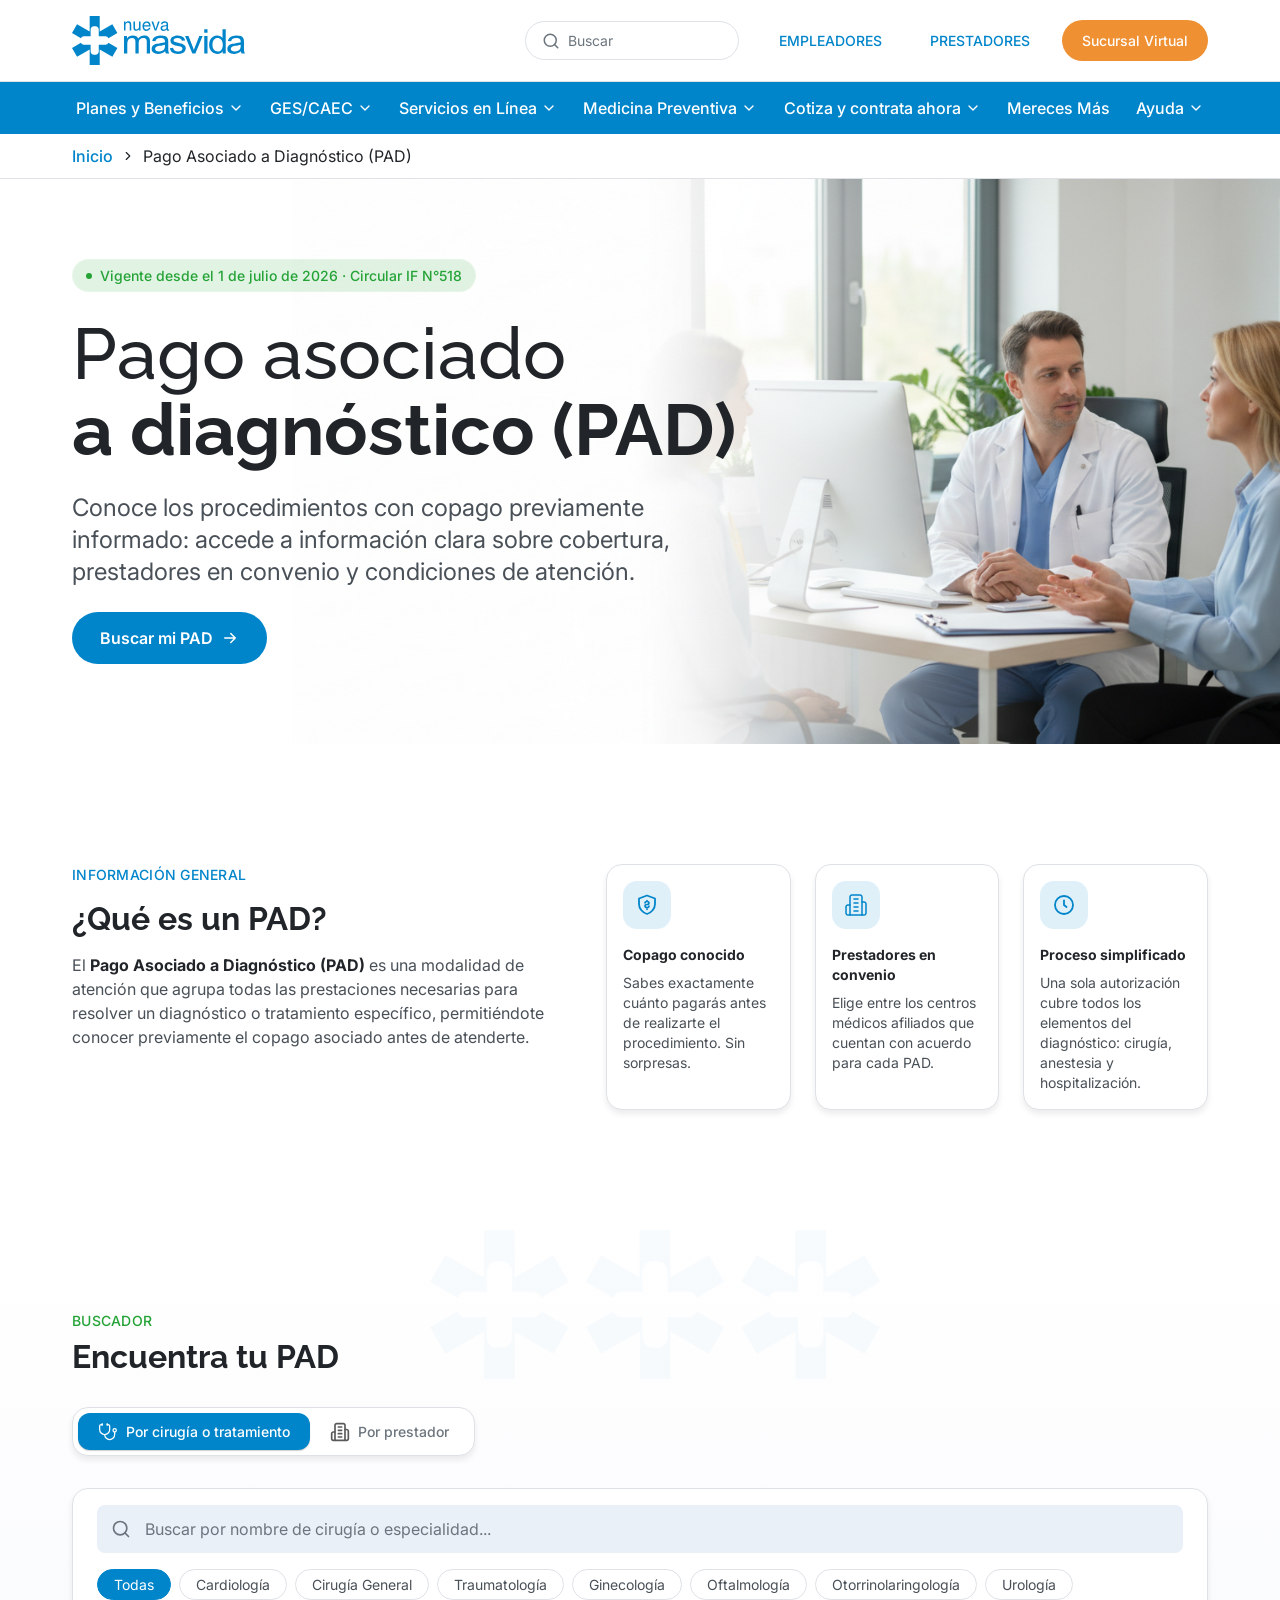
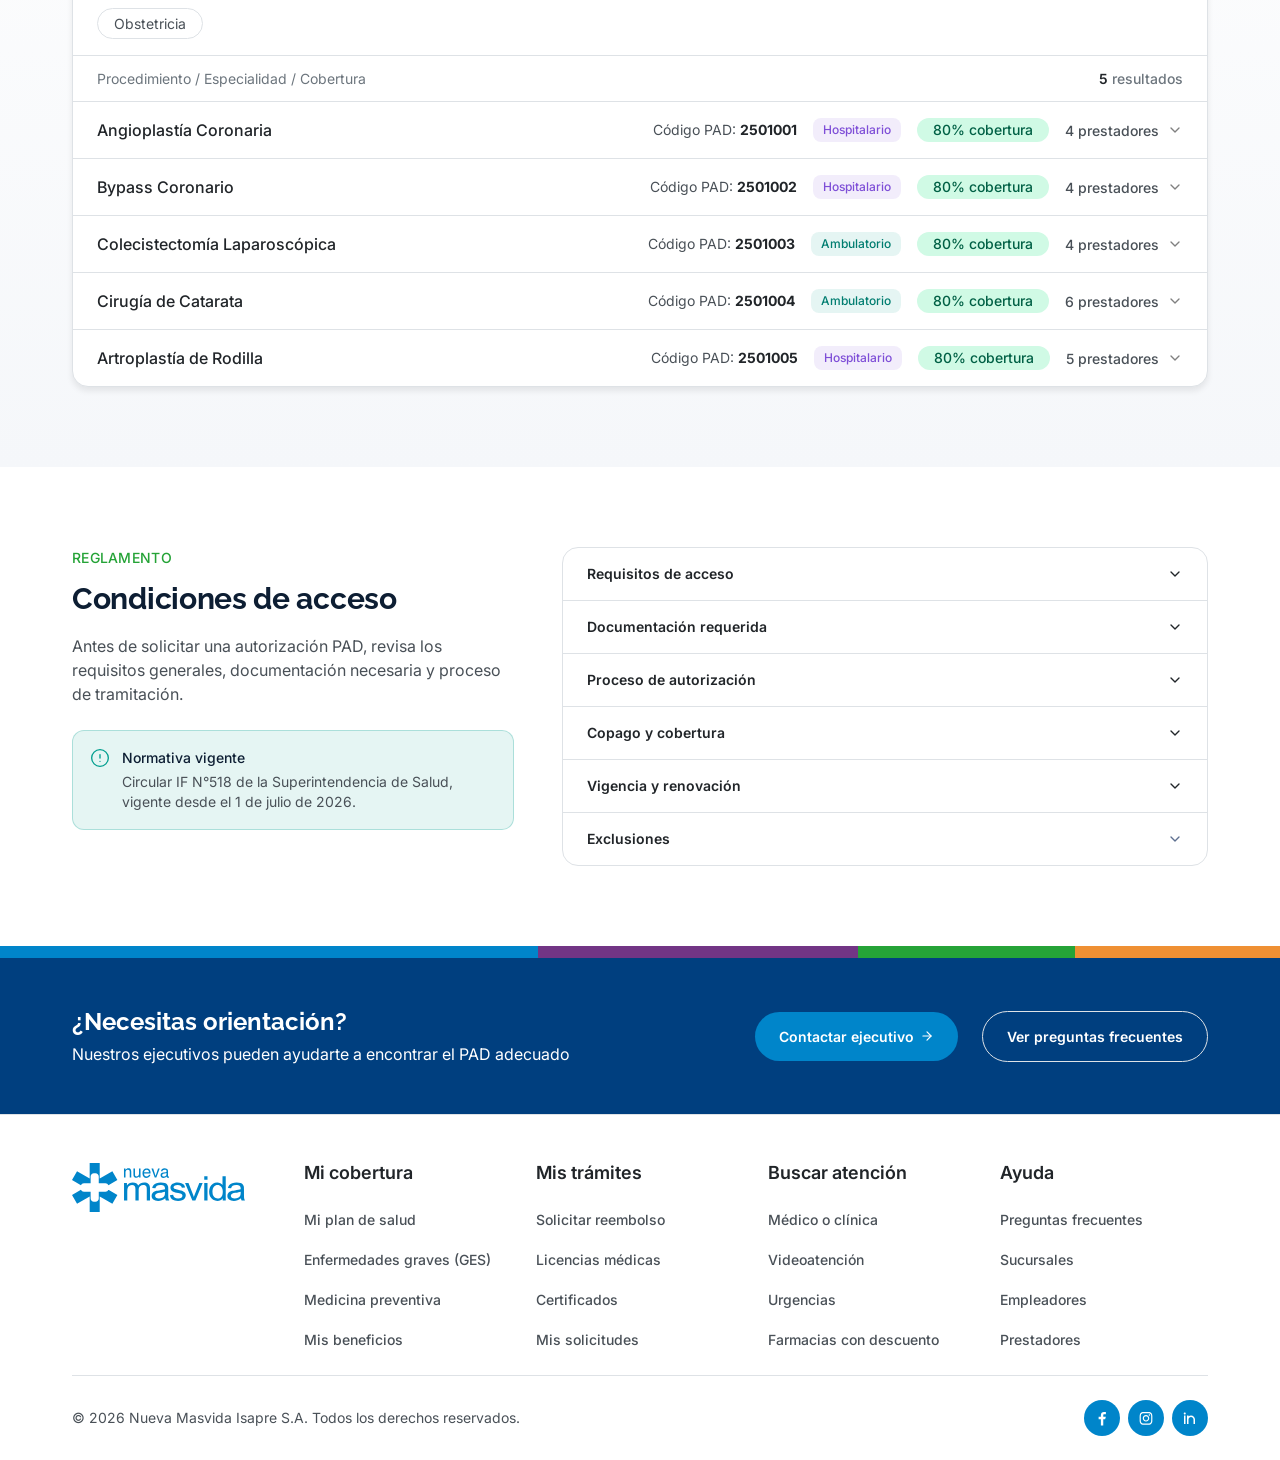
<file: index.html>
<!DOCTYPE html>
<html lang="es">
<head>
  <meta charset="UTF-8" />
  <meta name="viewport" content="width=device-width, initial-scale=1.0" />
  <title>Pago Asociado a Diagnóstico (PAD) | Nueva Masvida</title>
  <meta name="description" content="Conoce los procedimientos con copago previamente informado. Accede a información clara sobre cobertura, prestadores en convenio y condiciones de atención PAD Nueva Masvida." />

  <!-- Preconnect Google Fonts -->
  <link rel="preconnect" href="https://fonts.googleapis.com" />
  <link rel="preconnect" href="https://fonts.gstatic.com" crossorigin />

  <!-- Styles -->
  <link rel="stylesheet" href="assets/css/styles.css" />
</head>
<body>

  <!-- ============================================================
       HEADER
       ============================================================ -->
  <header class="site-header" role="banner">

    <!-- Top bar: logo + search + buttons -->
    <div class="header-topbar">
      <div class="container">
        <div class="header-topbar-inner">

          <!-- Logo -->
          <a href="/" aria-label="Nueva Masvida — Inicio">
            <img
              class="header-logo"
              src="assets/img/logo.svg"
              alt="Nueva Masvida"
              width="173"
              height="49"
            />
          </a>

          <!-- Right cluster -->
          <div class="header-right">
            <!-- Search -->
            <div class="header-search" role="search">
              <img src="assets/img/icon-search.svg" alt="" width="18" height="18" />
              <span>Buscar</span>
            </div>

            <!-- Buttons -->
            <nav class="header-buttons" aria-label="Accesos rápidos">
              <a href="#" class="btn-header-text">EMPLEADORES</a>
              <a href="#" class="btn-header-text">PRESTADORES</a>
              <a href="#" class="btn-header-cta">Sucursal Virtual</a>
            </nav>
          </div>

        </div>
      </div>
    </div>

    <!-- Main navigation -->
    <nav class="header-nav" aria-label="Navegación principal">
      <div class="container">
        <div class="header-nav-inner">

          <a href="#" class="nav-link">
            Planes y Beneficios
            <img src="assets/img/icon-chevron-nav.svg" alt="" width="16" height="16" />
          </a>
          <a href="#" class="nav-link">
            GES/CAEC
            <img src="assets/img/icon-chevron-nav.svg" alt="" width="16" height="16" />
          </a>
          <a href="#" class="nav-link">
            Servicios en Línea
            <img src="assets/img/icon-chevron-nav.svg" alt="" width="16" height="16" />
          </a>
          <a href="#" class="nav-link">
            Medicina Preventiva
            <img src="assets/img/icon-chevron-nav.svg" alt="" width="16" height="16" />
          </a>
          <a href="#" class="nav-link">
            Cotiza y contrata ahora
            <img src="assets/img/icon-chevron-nav.svg" alt="" width="16" height="16" />
          </a>
          <a href="#" class="nav-link">
            Mereces Más
          </a>
          <a href="#" class="nav-link">
            Ayuda
            <img src="assets/img/icon-chevron-nav.svg" alt="" width="16" height="16" />
          </a>

        </div>
      </div>
    </nav>

    <!-- Breadcrumb -->
    <div class="header-breadcrumb">
      <div class="container">
        <nav class="breadcrumb-inner" aria-label="Ruta de navegación">
          <a href="/" class="breadcrumb-link">Inicio</a>
          <img
            class="breadcrumb-separator"
            src="assets/img/icon-chevron-bc.svg"
            alt="›"
            width="14"
            height="14"
          />
          <span class="breadcrumb-current">Pago Asociado a Diagnóstico (PAD)</span>
        </nav>
      </div>
    </div>

  </header>


  <!-- ============================================================
       HERO SECTION
       ============================================================ -->
  <section class="section-hero" aria-labelledby="hero-heading">

    <!-- Background image -->
    <div class="hero-bg" aria-hidden="true">
      <img
        src="assets/img/hero-bg.png"
        alt=""
        loading="eager"
      />
    </div>

    <div class="container">
      <div class="hero-inner">
        <div class="hero-content">

          <!-- Green badge -->
          <div class="hero-badge" role="status">
            <span class="hero-badge-dot" aria-hidden="true"></span>
            <span class="hero-badge-text">Vigente desde el 1 de julio de 2026 · Circular IF N°518</span>
          </div>

          <!-- Heading -->
          <h1 id="hero-heading" class="hero-heading">
            <span class="line-normal">Pago asociado</span><br>
            <span class="line-bold">a diagnóstico (PAD)</span>
          </h1>

          <!-- Body -->
          <p class="hero-body">
            Conoce los procedimientos con copago previamente informado: accede a información clara sobre cobertura, prestadores en convenio y condiciones de atención.
          </p>

          <!-- CTA -->
          <a href="#encuentra-tu-pad" class="btn-hero">
            Buscar mi PAD
            <svg width="18" height="18" viewBox="0 0 24 24" fill="none" xmlns="http://www.w3.org/2000/svg" aria-hidden="true">
              <path d="M5 12H19M13 6l6 6-6 6" stroke="currentColor" stroke-width="2" stroke-linecap="round" stroke-linejoin="round"/>
            </svg>
          </a>

        </div>
      </div>
    </div>

  </section>


  <!-- ============================================================
       SECCIÓN: ¿Qué es un PAD?
       ============================================================ -->
  <section class="section-que-es" id="que-es-pad" aria-labelledby="que-es-heading">
    <div class="container">
      <div class="que-es-inner">

        <!-- Left: copy -->
        <div class="que-es-left">
          <p class="section-eyebrow">INFORMACIÓN GENERAL</p>
          <h2 id="que-es-heading" class="section-heading">¿Qué es un PAD?</h2>
          <p class="section-body">
            El <strong>Pago Asociado a Diagnóstico (PAD)</strong> es una modalidad de atención que agrupa todas las prestaciones necesarias para resolver un diagnóstico o tratamiento específico, permitiéndote conocer previamente el copago asociado antes de atenderte.
          </p>
        </div>

        <!-- Right: feature cards -->
        <div class="que-es-right" role="list">

          <article class="feature-card" role="listitem">
            <div class="feature-card-icon" aria-hidden="true">
              <img src="assets/img/icon-shield-dollar.svg" alt="" width="24" height="24" />
            </div>
            <div class="feature-card-body">
              <p class="feature-card-title">Copago conocido</p>
              <p class="feature-card-desc">Sabes exactamente cuánto pagarás antes de realizarte el procedimiento. Sin sorpresas.</p>
            </div>
          </article>

          <article class="feature-card" role="listitem">
            <div class="feature-card-icon" aria-hidden="true">
              <img src="assets/img/icon-prestador.svg" alt="" width="24" height="24" />
            </div>
            <div class="feature-card-body">
              <p class="feature-card-title">Prestadores en convenio</p>
              <p class="feature-card-desc">Elige entre los centros médicos afiliados que cuentan con acuerdo para cada PAD.</p>
            </div>
          </article>

          <article class="feature-card" role="listitem">
            <div class="feature-card-icon" aria-hidden="true">
              <img src="assets/img/icon-clock.svg" alt="" width="24" height="24" />
            </div>
            <div class="feature-card-body">
              <p class="feature-card-title">Proceso simplificado</p>
              <p class="feature-card-desc">Una sola autorización cubre todos los elementos del diagnóstico: cirugía, anestesia y hospitalización.</p>
            </div>
          </article>

        </div>
      </div>
    </div>
  </section>

  <!-- ============================================================
       SECCIÓN: Encuentra tu PAD (buscador)
       ============================================================ -->
  <section class="section-search" id="encuentra-tu-pad" aria-labelledby="search-heading">
    <img src="assets/img/icons-bg.png" alt="" aria-hidden="true" class="search-deco-bg" />
    <div class="container">
      <div class="search-inner">

        <!-- Header -->
        <div class="search-header">
          <p class="section-eyebrow section-eyebrow--green">BUSCADOR</p>
          <h2 id="search-heading" class="section-heading">Encuentra tu PAD</h2>
        </div>

        <!-- Tab switcher -->
        <div class="tab-switcher" role="tablist" aria-label="Buscar PAD por">
          <button
            class="tab-btn active"
            role="tab"
            aria-selected="true"
            aria-controls="tab-cirugia"
            data-tab="cirugia"
          >
            <img src="assets/img/icon-pad-search.svg" alt="" width="20" height="20" />
            Por cirugía o tratamiento
          </button>
          <button
            class="tab-btn"
            role="tab"
            aria-selected="false"
            aria-controls="tab-prestador"
            data-tab="prestador"
          >
            <img src="assets/img/icon-provider-item.svg" alt="" width="20" height="20" />
            Por prestador
          </button>
        </div>

        <!-- Tab panels -->
        <div id="tab-cirugia" data-tab-panel="cirugia" role="tabpanel">

          <!-- Contenedor blanco: search + pills + tabla -->
          <div class="pad-table-wrap">

            <!-- Search + pills dentro del contenedor -->
            <div class="pad-table-search">
              <div class="search-box">
                <img
                  class="search-box-icon"
                  src="assets/img/icon-search.svg"
                  alt=""
                  aria-hidden="true"
                  width="20"
                  height="20"
                />
                <input
                  id="pad-search"
                  class="search-box-input"
                  type="search"
                  placeholder="Buscar por nombre de cirugía o especialidad..."
                  aria-label="Buscar procedimiento PAD"
                  autocomplete="off"
                />
              </div>
              <div class="category-pills" role="group" aria-label="Filtrar por especialidad">
                <button class="pill active" type="button">Todas</button>
                <button class="pill" type="button">Cardiología</button>
                <button class="pill" type="button">Cirugía General</button>
                <button class="pill" type="button">Traumatología</button>
                <button class="pill" type="button">Ginecología</button>
                <button class="pill" type="button">Oftalmología</button>
                <button class="pill" type="button">Otorrinolaringología</button>
                <button class="pill" type="button">Urología</button>
                <button class="pill" type="button">Obstetricia</button>
              </div>
            </div>

            <!-- Cabecera de tabla -->
            <div class="pad-table-header">
              <p class="pad-table-col-label">Procedimiento / Especialidad / Cobertura</p>
              <p class="pad-table-count"><span class="pad-count-num">5</span> resultados</p>
            </div>

            <div role="list" aria-label="Listado de PAD">

              <!-- PAD 1 -->
              <div class="pad-row-wrapper" role="listitem" data-name="angioplastía coronaria" data-specialties="cardiología">
                <div class="pad-row" role="button" aria-expanded="false">
                  <div class="pad-row-info">
                    <p class="pad-row-name">Angioplastía Coronaria</p>
                  </div>
                  <span class="pad-row-code"><span class="pad-row-code-label">Código PAD:</span> <span class="pad-row-code-num">2501001</span></span>
                  <span class="tag-tipo tag-tipo--hospitalario">Hospitalario</span>
                  <span class="tag-coverage">80% cobertura</span>
                  <div class="pad-row-providers">
                    <span>4 prestadores</span>
                    <img class="pad-row-chevron" src="assets/img/icon-row-chevron.svg" alt="" width="16" height="16" />
                  </div>
                </div>
                <div class="pad-row-panel" hidden>
                  <div class="pad-row-panel-inner">
                    <div class="pad-panel-grid">
                      <div class="pad-panel-col">
                        <p class="pad-panel-label">Prestadores en convenio</p>
                        <div class="pad-panel-providers-grid">
                          <div class="pad-panel-provider-item">
                            <img src="assets/img/icon-provider-item.svg" alt="" />
                            <span class="pad-panel-provider-name">Clínica Alemana</span>
                          </div>
                          <div class="pad-panel-provider-item">
                            <img src="assets/img/icon-provider-item.svg" alt="" />
                            <span class="pad-panel-provider-name">Clínica Las Condes</span>
                          </div>
                          <div class="pad-panel-provider-item">
                            <img src="assets/img/icon-provider-item.svg" alt="" />
                            <span class="pad-panel-provider-name">Bupa Santiago</span>
                          </div>
                          <div class="pad-panel-provider-item">
                            <img src="assets/img/icon-provider-item.svg" alt="" />
                            <span class="pad-panel-provider-name">Clínica Santa María</span>
                          </div>
                        </div>
                      </div>
                      <div class="pad-panel-col">
                        <p class="pad-panel-label--inter">CONDICIONES DE ACCESO</p>
                        <p class="pad-panel-desc">Diagnóstico confirmado por angiografía coronaria. Se requiere evaluación cardiológica completa previa al procedimiento.</p>
                        <div class="pad-panel-infobox">
                          <img class="pad-panel-infobox-icon" src="assets/img/icon-info.svg" alt="" />
                          <p class="pad-panel-infobox-text">Incluye hospitalización de hasta 3 días y anestesia general.</p>
                        </div>
                      </div>
                    </div>
                  </div>
                </div>
              </div>

              <!-- PAD 2 -->
              <div class="pad-row-wrapper" role="listitem" data-name="bypass coronario" data-specialties="cardiología">
                <div class="pad-row" role="button" aria-expanded="false">
                  <div class="pad-row-info">
                    <p class="pad-row-name">Bypass Coronario</p>
                  </div>
                  <span class="pad-row-code"><span class="pad-row-code-label">Código PAD:</span> <span class="pad-row-code-num">2501002</span></span>
                  <span class="tag-tipo tag-tipo--hospitalario">Hospitalario</span>
                  <span class="tag-coverage">80% cobertura</span>
                  <div class="pad-row-providers">
                    <span>4 prestadores</span>
                    <img class="pad-row-chevron" src="assets/img/icon-row-chevron.svg" alt="" width="16" height="16" />
                  </div>
                </div>
                <div class="pad-row-panel" hidden>
                  <div class="pad-row-panel-inner">
                    <div class="pad-panel-grid">
                      <div class="pad-panel-col">
                        <p class="pad-panel-label">Prestadores en convenio</p>
                        <div class="pad-panel-providers-grid">
                          <div class="pad-panel-provider-item">
                            <img src="assets/img/icon-provider-item.svg" alt="" />
                            <span class="pad-panel-provider-name">Clínica Alemana</span>
                          </div>
                          <div class="pad-panel-provider-item">
                            <img src="assets/img/icon-provider-item.svg" alt="" />
                            <span class="pad-panel-provider-name">Clínica Las Condes</span>
                          </div>
                          <div class="pad-panel-provider-item">
                            <img src="assets/img/icon-provider-item.svg" alt="" />
                            <span class="pad-panel-provider-name">Bupa Santiago</span>
                          </div>
                          <div class="pad-panel-provider-item">
                            <img src="assets/img/icon-provider-item.svg" alt="" />
                            <span class="pad-panel-provider-name">Hospital del Trabajador</span>
                          </div>
                        </div>
                      </div>
                      <div class="pad-panel-col">
                        <p class="pad-panel-label--inter">CONDICIONES DE ACCESO</p>
                        <p class="pad-panel-desc">Cardiopatía coronaria severa con indicación quirúrgica confirmada por cardiólogo. Exámenes preoperatorios completos requeridos.</p>
                        <div class="pad-panel-infobox">
                          <img class="pad-panel-infobox-icon" src="assets/img/icon-info.svg" alt="" />
                          <p class="pad-panel-infobox-text">Incluye hospitalización de hasta 7 días, anestesia general y cuidados intensivos.</p>
                        </div>
                      </div>
                    </div>
                  </div>
                </div>
              </div>

              <!-- PAD 3 -->
              <div class="pad-row-wrapper" role="listitem" data-name="colecistectomía laparoscópica" data-specialties="cirugía general">
                <div class="pad-row" role="button" aria-expanded="false">
                  <div class="pad-row-info">
                    <p class="pad-row-name">Colecistectomía Laparoscópica</p>
                  </div>
                  <span class="pad-row-code"><span class="pad-row-code-label">Código PAD:</span> <span class="pad-row-code-num">2501003</span></span>
                  <span class="tag-tipo tag-tipo--ambulatorio">Ambulatorio</span>
                  <span class="tag-coverage">80% cobertura</span>
                  <div class="pad-row-providers">
                    <span>4 prestadores</span>
                    <img class="pad-row-chevron" src="assets/img/icon-row-chevron.svg" alt="" width="16" height="16" />
                  </div>
                </div>
                <div class="pad-row-panel" hidden>
                  <div class="pad-row-panel-inner">
                    <div class="pad-panel-grid">
                      <div class="pad-panel-col">
                        <p class="pad-panel-label">Prestadores en convenio</p>
                        <div class="pad-panel-providers-grid">
                          <div class="pad-panel-provider-item">
                            <img src="assets/img/icon-provider-item.svg" alt="" />
                            <span class="pad-panel-provider-name">Clínica Alemana</span>
                          </div>
                          <div class="pad-panel-provider-item">
                            <img src="assets/img/icon-provider-item.svg" alt="" />
                            <span class="pad-panel-provider-name">Clínica Las Condes</span>
                          </div>
                          <div class="pad-panel-provider-item">
                            <img src="assets/img/icon-provider-item.svg" alt="" />
                            <span class="pad-panel-provider-name">Bupa Santiago</span>
                          </div>
                          <div class="pad-panel-provider-item">
                            <img src="assets/img/icon-provider-item.svg" alt="" />
                            <span class="pad-panel-provider-name">Clínica Santa María</span>
                          </div>
                        </div>
                      </div>
                      <div class="pad-panel-col">
                        <p class="pad-panel-label--inter">CONDICIONES DE ACCESO</p>
                        <p class="pad-panel-desc">Diagnóstico confirmado por ecografía abdominal con informe médico. Se requiere evaluación prequirúrgica completa.</p>
                        <div class="pad-panel-infobox">
                          <img class="pad-panel-infobox-icon" src="assets/img/icon-info.svg" alt="" />
                          <p class="pad-panel-infobox-text">Incluye hospitalización de hasta 2 días y anestesia general.</p>
                        </div>
                      </div>
                    </div>
                  </div>
                </div>
              </div>

              <!-- PAD 4 -->
              <div class="pad-row-wrapper" role="listitem" data-name="cirugía de catarata" data-specialties="oftalmología">
                <div class="pad-row" role="button" aria-expanded="false">
                  <div class="pad-row-info">
                    <p class="pad-row-name">Cirugía de Catarata</p>
                  </div>
                  <span class="pad-row-code"><span class="pad-row-code-label">Código PAD:</span> <span class="pad-row-code-num">2501004</span></span>
                  <span class="tag-tipo tag-tipo--ambulatorio">Ambulatorio</span>
                  <span class="tag-coverage">80% cobertura</span>
                  <div class="pad-row-providers">
                    <span>6 prestadores</span>
                    <img class="pad-row-chevron" src="assets/img/icon-row-chevron.svg" alt="" width="16" height="16" />
                  </div>
                </div>
                <div class="pad-row-panel" hidden>
                  <div class="pad-row-panel-inner">
                    <div class="pad-panel-grid">
                      <div class="pad-panel-col">
                        <p class="pad-panel-label">Prestadores en convenio</p>
                        <div class="pad-panel-providers-grid">
                          <div class="pad-panel-provider-item">
                            <img src="assets/img/icon-provider-item.svg" alt="" />
                            <span class="pad-panel-provider-name">Clínica Alemana</span>
                          </div>
                          <div class="pad-panel-provider-item">
                            <img src="assets/img/icon-provider-item.svg" alt="" />
                            <span class="pad-panel-provider-name">Clínica Las Condes</span>
                          </div>
                          <div class="pad-panel-provider-item">
                            <img src="assets/img/icon-provider-item.svg" alt="" />
                            <span class="pad-panel-provider-name">Clínica Bupa</span>
                          </div>
                          <div class="pad-panel-provider-item">
                            <img src="assets/img/icon-provider-item.svg" alt="" />
                            <span class="pad-panel-provider-name">Centro Oftalmológico</span>
                          </div>
                          <div class="pad-panel-provider-item">
                            <img src="assets/img/icon-provider-item.svg" alt="" />
                            <span class="pad-panel-provider-name">Clínica Santa María</span>
                          </div>
                          <div class="pad-panel-provider-item">
                            <img src="assets/img/icon-provider-item.svg" alt="" />
                            <span class="pad-panel-provider-name">Clínica Vespucio</span>
                          </div>
                        </div>
                      </div>
                      <div class="pad-panel-col">
                        <p class="pad-panel-label--inter">CONDICIONES DE ACCESO</p>
                        <p class="pad-panel-desc">Diagnóstico de catarata confirmado por oftalmólogo con agudeza visual reducida. Biometría ocular preoperatoria obligatoria.</p>
                        <div class="pad-panel-infobox">
                          <img class="pad-panel-infobox-icon" src="assets/img/icon-info.svg" alt="" />
                          <p class="pad-panel-infobox-text">Incluye implante de lente intraocular estándar y control postoperatorio.</p>
                        </div>
                      </div>
                    </div>
                  </div>
                </div>
              </div>

              <!-- PAD 5 -->
              <div class="pad-row-wrapper" role="listitem" data-name="artroplastía de rodilla" data-specialties="traumatología">
                <div class="pad-row" role="button" aria-expanded="false">
                  <div class="pad-row-info">
                    <p class="pad-row-name">Artroplastía de Rodilla</p>
                  </div>
                  <span class="pad-row-code"><span class="pad-row-code-label">Código PAD:</span> <span class="pad-row-code-num">2501005</span></span>
                  <span class="tag-tipo tag-tipo--hospitalario">Hospitalario</span>
                  <span class="tag-coverage">80% cobertura</span>
                  <div class="pad-row-providers">
                    <span>5 prestadores</span>
                    <img class="pad-row-chevron" src="assets/img/icon-row-chevron.svg" alt="" width="16" height="16" />
                  </div>
                </div>
                <div class="pad-row-panel" hidden>
                  <div class="pad-row-panel-inner">
                    <div class="pad-panel-grid">
                      <div class="pad-panel-col">
                        <p class="pad-panel-label">Prestadores en convenio</p>
                        <div class="pad-panel-providers-grid">
                          <div class="pad-panel-provider-item">
                            <img src="assets/img/icon-provider-item.svg" alt="" />
                            <span class="pad-panel-provider-name">Clínica Las Condes</span>
                          </div>
                          <div class="pad-panel-provider-item">
                            <img src="assets/img/icon-provider-item.svg" alt="" />
                            <span class="pad-panel-provider-name">Clínica Alemana</span>
                          </div>
                          <div class="pad-panel-provider-item">
                            <img src="assets/img/icon-provider-item.svg" alt="" />
                            <span class="pad-panel-provider-name">Hospital del Trabajador</span>
                          </div>
                          <div class="pad-panel-provider-item">
                            <img src="assets/img/icon-provider-item.svg" alt="" />
                            <span class="pad-panel-provider-name">Clínica Bupa</span>
                          </div>
                          <div class="pad-panel-provider-item">
                            <img src="assets/img/icon-provider-item.svg" alt="" />
                            <span class="pad-panel-provider-name">Clínica Vespucio</span>
                          </div>
                        </div>
                      </div>
                      <div class="pad-panel-col">
                        <p class="pad-panel-label--inter">CONDICIONES DE ACCESO</p>
                        <p class="pad-panel-desc">Gonartrosis severa grado III o IV confirmada por radiografía. Indicación quirúrgica de traumatólogo especialista.</p>
                        <div class="pad-panel-infobox">
                          <img class="pad-panel-infobox-icon" src="assets/img/icon-info.svg" alt="" />
                          <p class="pad-panel-infobox-text">Incluye hospitalización de hasta 5 días, prótesis estándar y kinesioterapia postoperatoria.</p>
                        </div>
                      </div>
                    </div>
                  </div>
                </div>
              </div>

            </div><!-- /role=list -->
          </div><!-- /pad-table-wrap -->
        </div><!-- /tab-cirugia -->

        <!-- Tab: Por prestador -->
        <div id="tab-prestador" data-tab-panel="prestador" role="tabpanel" hidden>
          <div class="pad-table-wrap">
            <div class="pad-table-search">
              <div class="search-box">
                <img class="search-box-icon" src="assets/img/icon-search.svg" alt="" width="20" height="20" />
                <input
                  class="search-box-input"
                  type="search"
                  placeholder="Busca por nombre del prestador..."
                  aria-label="Buscar por prestador"
                  autocomplete="off"
                />
              </div>
              <div class="category-pills" role="group" aria-label="Filtrar por tipo de prestador">
                <button class="pill active" type="button">Todas</button>
                <button class="pill" type="button">Clínica</button>
                <button class="pill" type="button">Hospital</button>
                <button class="pill" type="button">Centro médico</button>
              </div>
            </div>
            <div class="pad-table-header">
              <p class="pad-table-col-label">Prestador / Dirección / Especialidades</p>
              <p class="pad-table-count"><span class="pad-count-num">4</span> resultados</p>
            </div>

            <div role="list" aria-label="Listado de prestadores">

              <!-- Prestador 1: Clínica Alemana -->
              <div class="pad-row-wrapper"
                   role="listitem"
                   data-name="clínica alemana de santiago"
                   data-specialties="clínica">
                <div class="prestador-row" role="button" aria-expanded="false">
                  <div class="prestador-icon-wrap">
                    <img src="assets/img/icon-provider-blue.svg" alt="" width="24" height="24" />
                  </div>
                  <div class="prestador-details">
                    <p class="prestador-name">Clínica Alemana de Santiago</p>
                    <div class="prestador-meta">
                      <div class="prestador-meta-item">
                        <img src="assets/img/icon-location.svg" alt="" class="prestador-meta-icon" />
                        <span class="prestador-meta-text">Av. Vitacura 5951, Vitacura</span>
                      </div>
                      <div class="prestador-meta-item">
                        <img src="assets/img/icon-phone.svg" alt="" class="prestador-meta-icon" />
                        <span class="prestador-meta-text">(2) 2210 1111</span>
                      </div>
                    </div>
                  </div>
                  <div class="prestador-pad-count-wrap">
                    <span class="prestador-pad-count-num">5</span>
                    <span class="prestador-pad-count-label">PADs disponibles</span>
                  </div>
                  <img class="pad-row-chevron" src="assets/img/icon-row-chevron.svg" alt="" width="16" height="16" />
                </div>
                <div class="pad-row-panel" hidden>
                  <div class="pad-row-panel-inner">
                    <p class="pad-panel-label">PADs disponibles en este prestador</p>
                    <div class="prestador-pads-list">
                      <div class="prestador-pad-item">
                        <div class="prestador-pad-item-info">
                          <p class="prestador-pad-item-name">Angioplastía Coronaria</p>
                        </div>
                        <span class="pad-row-code"><span class="pad-row-code-label">Código PAD:</span> <span class="pad-row-code-num">2501001</span></span>
                        <span class="tag-tipo tag-tipo--hospitalario">Hospitalario</span>
                        <span class="tag-coverage">80% cobertura</span>
                      </div>
                      <div class="prestador-pad-item">
                        <div class="prestador-pad-item-info">
                          <p class="prestador-pad-item-name">Bypass Coronario</p>
                        </div>
                        <span class="pad-row-code"><span class="pad-row-code-label">Código PAD:</span> <span class="pad-row-code-num">2501002</span></span>
                        <span class="tag-tipo tag-tipo--hospitalario">Hospitalario</span>
                        <span class="tag-coverage">80% cobertura</span>
                      </div>
                      <div class="prestador-pad-item">
                        <div class="prestador-pad-item-info">
                          <p class="prestador-pad-item-name">Colecistectomía Laparoscópica</p>
                        </div>
                        <span class="pad-row-code"><span class="pad-row-code-label">Código PAD:</span> <span class="pad-row-code-num">2501003</span></span>
                        <span class="tag-tipo tag-tipo--ambulatorio">Ambulatorio</span>
                        <span class="tag-coverage">80% cobertura</span>
                      </div>
                      <div class="prestador-pad-item">
                        <div class="prestador-pad-item-info">
                          <p class="prestador-pad-item-name">Cirugía de Catarata</p>
                        </div>
                        <span class="pad-row-code"><span class="pad-row-code-label">Código PAD:</span> <span class="pad-row-code-num">2501004</span></span>
                        <span class="tag-tipo tag-tipo--ambulatorio">Ambulatorio</span>
                        <span class="tag-coverage">80% cobertura</span>
                      </div>
                      <div class="prestador-pad-item">
                        <div class="prestador-pad-item-info">
                          <p class="prestador-pad-item-name">Artroplastía de Rodilla</p>
                        </div>
                        <span class="pad-row-code"><span class="pad-row-code-label">Código PAD:</span> <span class="pad-row-code-num">2501005</span></span>
                        <span class="tag-tipo tag-tipo--hospitalario">Hospitalario</span>
                        <span class="tag-coverage">80% cobertura</span>
                      </div>
                    </div>
                  </div>
                </div>
              </div>

              <!-- Prestador 2: Clínica Las Condes -->
              <div class="pad-row-wrapper"
                   role="listitem"
                   data-name="clínica las condes"
                   data-specialties="clínica">
                <div class="prestador-row" role="button" aria-expanded="false">
                  <div class="prestador-icon-wrap">
                    <img src="assets/img/icon-provider-blue.svg" alt="" width="24" height="24" />
                  </div>
                  <div class="prestador-details">
                    <p class="prestador-name">Clínica Las Condes</p>
                    <div class="prestador-meta">
                      <div class="prestador-meta-item">
                        <img src="assets/img/icon-location.svg" alt="" class="prestador-meta-icon" />
                        <span class="prestador-meta-text">Lo Fontecilla 441, Las Condes</span>
                      </div>
                      <div class="prestador-meta-item">
                        <img src="assets/img/icon-phone.svg" alt="" class="prestador-meta-icon" />
                        <span class="prestador-meta-text">(2) 2210 4000</span>
                      </div>
                    </div>
                  </div>
                  <div class="prestador-pad-count-wrap">
                    <span class="prestador-pad-count-num">4</span>
                    <span class="prestador-pad-count-label">PADs disponibles</span>
                  </div>
                  <img class="pad-row-chevron" src="assets/img/icon-row-chevron.svg" alt="" width="16" height="16" />
                </div>
                <div class="pad-row-panel" hidden>
                  <div class="pad-row-panel-inner">
                    <p class="pad-panel-label">PADs disponibles en este prestador</p>
                    <div class="prestador-pads-list">
                      <div class="prestador-pad-item">
                        <div class="prestador-pad-item-info">
                          <p class="prestador-pad-item-name">Angioplastía Coronaria</p>
                        </div>
                        <span class="pad-row-code"><span class="pad-row-code-label">Código PAD:</span> <span class="pad-row-code-num">2501001</span></span>
                        <span class="tag-tipo tag-tipo--hospitalario">Hospitalario</span>
                        <span class="tag-coverage">80% cobertura</span>
                      </div>
                      <div class="prestador-pad-item">
                        <div class="prestador-pad-item-info">
                          <p class="prestador-pad-item-name">Bypass Coronario</p>
                        </div>
                        <span class="pad-row-code"><span class="pad-row-code-label">Código PAD:</span> <span class="pad-row-code-num">2501002</span></span>
                        <span class="tag-tipo tag-tipo--hospitalario">Hospitalario</span>
                        <span class="tag-coverage">80% cobertura</span>
                      </div>
                      <div class="prestador-pad-item">
                        <div class="prestador-pad-item-info">
                          <p class="prestador-pad-item-name">Cirugía de Catarata</p>
                        </div>
                        <span class="pad-row-code"><span class="pad-row-code-label">Código PAD:</span> <span class="pad-row-code-num">2501004</span></span>
                        <span class="tag-tipo tag-tipo--ambulatorio">Ambulatorio</span>
                        <span class="tag-coverage">80% cobertura</span>
                      </div>
                      <div class="prestador-pad-item">
                        <div class="prestador-pad-item-info">
                          <p class="prestador-pad-item-name">Artroplastía de Rodilla</p>
                        </div>
                        <span class="pad-row-code"><span class="pad-row-code-label">Código PAD:</span> <span class="pad-row-code-num">2501005</span></span>
                        <span class="tag-tipo tag-tipo--hospitalario">Hospitalario</span>
                        <span class="tag-coverage">80% cobertura</span>
                      </div>
                    </div>
                  </div>
                </div>
              </div>

              <!-- Prestador 3: Hospital del Trabajador -->
              <div class="pad-row-wrapper"
                   role="listitem"
                   data-name="hospital del trabajador"
                   data-specialties="hospital">
                <div class="prestador-row" role="button" aria-expanded="false">
                  <div class="prestador-icon-wrap">
                    <img src="assets/img/icon-provider-blue.svg" alt="" width="24" height="24" />
                  </div>
                  <div class="prestador-details">
                    <p class="prestador-name">Hospital del Trabajador</p>
                    <div class="prestador-meta">
                      <div class="prestador-meta-item">
                        <img src="assets/img/icon-location.svg" alt="" class="prestador-meta-icon" />
                        <span class="prestador-meta-text">Ramón Carnicer 185, Providencia</span>
                      </div>
                      <div class="prestador-meta-item">
                        <img src="assets/img/icon-phone.svg" alt="" class="prestador-meta-icon" />
                        <span class="prestador-meta-text">(2) 2685 3000</span>
                      </div>
                    </div>
                  </div>
                  <div class="prestador-pad-count-wrap">
                    <span class="prestador-pad-count-num">2</span>
                    <span class="prestador-pad-count-label">PADs disponibles</span>
                  </div>
                  <img class="pad-row-chevron" src="assets/img/icon-row-chevron.svg" alt="" width="16" height="16" />
                </div>
                <div class="pad-row-panel" hidden>
                  <div class="pad-row-panel-inner">
                    <p class="pad-panel-label">PADs disponibles en este prestador</p>
                    <div class="prestador-pads-list">
                      <div class="prestador-pad-item">
                        <div class="prestador-pad-item-info">
                          <p class="prestador-pad-item-name">Bypass Coronario</p>
                        </div>
                        <span class="pad-row-code"><span class="pad-row-code-label">Código PAD:</span> <span class="pad-row-code-num">2501002</span></span>
                        <span class="tag-tipo tag-tipo--hospitalario">Hospitalario</span>
                        <span class="tag-coverage">80% cobertura</span>
                      </div>
                      <div class="prestador-pad-item">
                        <div class="prestador-pad-item-info">
                          <p class="prestador-pad-item-name">Artroplastía de Rodilla</p>
                        </div>
                        <span class="pad-row-code"><span class="pad-row-code-label">Código PAD:</span> <span class="pad-row-code-num">2501005</span></span>
                        <span class="tag-tipo tag-tipo--hospitalario">Hospitalario</span>
                        <span class="tag-coverage">80% cobertura</span>
                      </div>
                    </div>
                  </div>
                </div>
              </div>

              <!-- Prestador 4 -->
              <div class="pad-row-wrapper"
                   role="listitem"
                   data-name="megasalud maipú"
                   data-specialties="centro médico">
                <div class="prestador-row" role="button" aria-expanded="false">
                  <div class="prestador-icon-wrap">
                    <img src="assets/img/icon-provider-blue.svg" alt="" width="24" height="24" />
                  </div>
                  <div class="prestador-details">
                    <p class="prestador-name">Megasalud Maipú</p>
                    <div class="prestador-meta">
                      <div class="prestador-meta-item">
                        <img src="assets/img/icon-location.svg" alt="" class="prestador-meta-icon" />
                        <span class="prestador-meta-text">Av. Pajaritos 4801, Maipú</span>
                      </div>
                      <div class="prestador-meta-item">
                        <img src="assets/img/icon-phone.svg" alt="" class="prestador-meta-icon" />
                        <span class="prestador-meta-text">(2) 2484 3000</span>
                      </div>
                    </div>
                  </div>
                  <div class="prestador-pad-count-wrap">
                    <span class="prestador-pad-count-num">3</span>
                    <span class="prestador-pad-count-label">PADs disponibles</span>
                  </div>
                  <img class="pad-row-chevron" src="assets/img/icon-row-chevron.svg" alt="" width="16" height="16" />
                </div>
                <div class="pad-row-panel" hidden>
                  <div class="pad-row-panel-inner">
                    <p class="pad-panel-label">PADs disponibles en este prestador</p>
                    <div class="prestador-pads-list">
                      <div class="prestador-pad-item">
                        <div class="prestador-pad-item-info">
                          <p class="prestador-pad-item-name">Colecistectomía Laparoscópica</p>
                        </div>
                        <span class="pad-row-code"><span class="pad-row-code-label">Código PAD:</span> <span class="pad-row-code-num">2501003</span></span>
                        <span class="tag-tipo tag-tipo--ambulatorio">Ambulatorio</span>
                        <span class="tag-coverage">80% cobertura</span>
                      </div>
                      <div class="prestador-pad-item">
                        <div class="prestador-pad-item-info">
                          <p class="prestador-pad-item-name">Cirugía de Catarata</p>
                        </div>
                        <span class="pad-row-code"><span class="pad-row-code-label">Código PAD:</span> <span class="pad-row-code-num">2501004</span></span>
                        <span class="tag-tipo tag-tipo--ambulatorio">Ambulatorio</span>
                        <span class="tag-coverage">80% cobertura</span>
                      </div>
                      <div class="prestador-pad-item">
                        <div class="prestador-pad-item-info">
                          <p class="prestador-pad-item-name">Histerectomía</p>
                        </div>
                        <span class="pad-row-code"><span class="pad-row-code-label">Código PAD:</span> <span class="pad-row-code-num">2501006</span></span>
                        <span class="tag-tipo tag-tipo--hospitalario">Hospitalario</span>
                        <span class="tag-coverage">80% cobertura</span>
                      </div>
                    </div>
                  </div>
                </div>
              </div>

            </div><!-- /role=list -->
          </div>
        </div><!-- /tab-prestador -->

      </div><!-- /search-inner -->
    </div><!-- /container -->
  </section>


  <!-- ============================================================
       SECCIÓN: Condiciones de acceso
       ============================================================ -->
  <section class="section-conditions" id="condiciones" aria-labelledby="conditions-heading">
    <div class="container">
      <div class="conditions-inner">

        <!-- Left: copy + info box -->
        <div class="conditions-left">
          <p class="section-eyebrow section-eyebrow--green conditions-eyebrow">REGLAMENTO</p>
          <h2 id="conditions-heading" class="conditions-heading">Condiciones de acceso</h2>
          <p class="section-body conditions-body">
            Antes de solicitar una autorización PAD, revisa los requisitos generales, documentación necesaria y proceso de tramitación.
          </p>

          <div class="info-box" role="note">
            <img
              class="info-box-icon"
              src="assets/img/icon-normativa.svg"
              alt=""
              width="20"
              height="20"
            />
            <div class="info-box-content">
              <p class="info-box-title">Normativa vigente</p>
              <p class="info-box-text">
                Circular IF N°518 de la Superintendencia de Salud, vigente desde el 1 de julio de 2026.
              </p>
            </div>
          </div>
        </div>

        <!-- Right: accordion -->
        <div class="conditions-right" role="list" aria-label="Condiciones de acceso PAD">

          <div class="accordion-item" role="listitem">
            <button class="accordion-btn" type="button" aria-expanded="false">
              <span class="accordion-label">Requisitos de acceso</span>
              <img class="accordion-icon" src="assets/img/icon-accordion-open.svg" alt="" width="16" height="16" />
            </button>
            <div class="accordion-body" hidden>
              Ser cotizante o beneficiario de Nueva Masvida con cobertura vigente. El diagnóstico debe estar incluido en el listado de PAD habilitados. Se requiere derivación médica del prestador en convenio.
            </div>
          </div>

          <div class="accordion-item" role="listitem">
            <button class="accordion-btn" type="button" aria-expanded="false">
              <span class="accordion-label">Documentación requerida</span>
              <img class="accordion-icon" src="assets/img/icon-accordion-open.svg" alt="" width="16" height="16" />
            </button>
            <div class="accordion-body" hidden>
              Cédula de identidad vigente, carnet de salud Nueva Masvida, orden médica con diagnóstico y procedimiento indicado, y formulario de solicitud PAD completado por el médico tratante.
            </div>
          </div>

          <div class="accordion-item" role="listitem">
            <button class="accordion-btn" type="button" aria-expanded="false">
              <span class="accordion-label">Proceso de autorización</span>
              <img class="accordion-icon" src="assets/img/icon-accordion-open.svg" alt="" width="16" height="16" />
            </button>
            <div class="accordion-body" hidden>
              La solicitud se presenta en sucursal o a través de Sucursal Virtual. El plazo de respuesta es de hasta 5 días hábiles. Una vez aprobado, recibirás la autorización con el copago informado.
            </div>
          </div>

          <div class="accordion-item" role="listitem">
            <button class="accordion-btn" type="button" aria-expanded="false">
              <span class="accordion-label">Copago y cobertura</span>
              <img class="accordion-icon" src="assets/img/icon-accordion-open.svg" alt="" width="16" height="16" />
            </button>
            <div class="accordion-body" hidden>
              La cobertura PAD es del 80% del arancel acordado. El copago restante (20%) es fijo y conocido antes del procedimiento. No existen cobros adicionales sorpresa dentro del convenio.
            </div>
          </div>

          <div class="accordion-item" role="listitem">
            <button class="accordion-btn" type="button" aria-expanded="false">
              <span class="accordion-label">Vigencia y renovación</span>
              <img class="accordion-icon" src="assets/img/icon-accordion-open.svg" alt="" width="16" height="16" />
            </button>
            <div class="accordion-body" hidden>
              La autorización PAD tiene una vigencia de 60 días corridos desde su emisión. Si el procedimiento no se realiza en ese plazo, deberás solicitar una renovación presentando la documentación nuevamente.
            </div>
          </div>

          <div class="accordion-item" role="listitem">
            <button class="accordion-btn" type="button" aria-expanded="false">
              <span class="accordion-label">Exclusiones</span>
              <img class="accordion-icon" src="assets/img/icon-accordion-close.svg" alt="" width="16" height="16" />
            </button>
            <div class="accordion-body" hidden>
              No están cubiertos bajo PAD los procedimientos de urgencia, prestaciones cosméticas o estéticas, tratamientos experimentales, y procedimientos realizados fuera de la red de prestadores en convenio.
            </div>
          </div>

        </div><!-- /accordion -->
      </div>
    </div>
    <div class="section-conditions-graphic" aria-hidden="true"></div>
  </section>


  <!-- ============================================================
       SECCIÓN: CTA — ¿Necesitas orientación?
       ============================================================ -->
  <section class="section-cta" aria-labelledby="cta-heading">
    <div class="container">
      <div class="cta-inner">

        <div class="cta-text">
          <h2 id="cta-heading" class="cta-title">¿Necesitas orientación?</h2>
          <p class="cta-subtitle">Nuestros ejecutivos pueden ayudarte a encontrar el PAD adecuado</p>
        </div>

        <div class="cta-actions">
          <a href="tel:6006000262" class="btn-cta-primary">
            Contactar ejecutivo
            <img src="assets/img/icon-contact.svg" alt="" width="14" height="14" />
          </a>
          <a href="#condiciones" class="btn-cta-ghost">
            Ver preguntas frecuentes
          </a>
        </div>

      </div>
    </div>
  </section>


  <!-- ============================================================
       FOOTER
       ============================================================ -->
  <footer class="site-footer" role="contentinfo">
    <div class="container">

      <!-- Links grid -->
      <div class="footer-grid">

        <!-- Logo -->
        <div class="footer-logo-col">
          <img
            class="footer-logo"
            src="assets/img/logo.svg"
            alt="Nueva Masvida"
            width="173"
            height="49"
          />
        </div>

        <!-- Col 1: Mi cobertura -->
        <div class="footer-col">
          <p class="footer-col-title">Mi cobertura</p>
          <ul class="footer-links-list">
            <li><a href="#" class="footer-link">Mi plan de salud</a></li>
            <li><a href="#" class="footer-link">Enfermedades graves (GES)</a></li>
            <li><a href="#" class="footer-link">Medicina preventiva</a></li>
            <li><a href="#" class="footer-link">Mis beneficios</a></li>
          </ul>
        </div>

        <!-- Col 2: Mis trámites -->
        <div class="footer-col">
          <p class="footer-col-title">Mis trámites</p>
          <ul class="footer-links-list">
            <li><a href="#" class="footer-link">Solicitar reembolso</a></li>
            <li><a href="#" class="footer-link">Licencias médicas</a></li>
            <li><a href="#" class="footer-link">Certificados</a></li>
            <li><a href="#" class="footer-link">Mis solicitudes</a></li>
          </ul>
        </div>

        <!-- Col 3: Buscar atención -->
        <div class="footer-col">
          <p class="footer-col-title">Buscar atención</p>
          <ul class="footer-links-list">
            <li><a href="#" class="footer-link">Médico o clínica</a></li>
            <li><a href="#" class="footer-link">Videoatención</a></li>
            <li><a href="#" class="footer-link">Urgencias</a></li>
            <li><a href="#" class="footer-link">Farmacias con descuento</a></li>
          </ul>
        </div>

        <!-- Col 4: Ayuda -->
        <div class="footer-col">
          <p class="footer-col-title">Ayuda</p>
          <ul class="footer-links-list">
            <li><a href="#" class="footer-link">Preguntas frecuentes</a></li>
            <li><a href="#" class="footer-link">Sucursales</a></li>
            <li><a href="#" class="footer-link">Empleadores</a></li>
            <li><a href="#" class="footer-link">Prestadores</a></li>
          </ul>
        </div>

      </div><!-- /footer-grid -->
      <!-- Bottom bar -->
      <div class="footer-bottom">
        <p class="footer-bottom-copy">
          © 2026 Nueva Masvida Isapre S.A. Todos los derechos reservados.
        </p>
        <div class="footer-social">
          <a href="#" class="footer-social-btn" aria-label="Facebook">
            <img src="assets/img/icon-facebook.svg" alt="" width="20" height="20" />
          </a>
          <a href="#" class="footer-social-btn" aria-label="Instagram">
            <img src="assets/img/icon-instagram.svg" alt="" width="20" height="20" />
          </a>
          <a href="#" class="footer-social-btn" aria-label="LinkedIn">
            <img src="assets/img/icon-linkedin.svg" alt="" width="20" height="20" />
          </a>
        </div>
      </div>

    </div><!-- /container -->
  </footer>


  <!-- Scripts -->
  <script src="assets/js/main.js"></script>

</body>
</html>
</file>
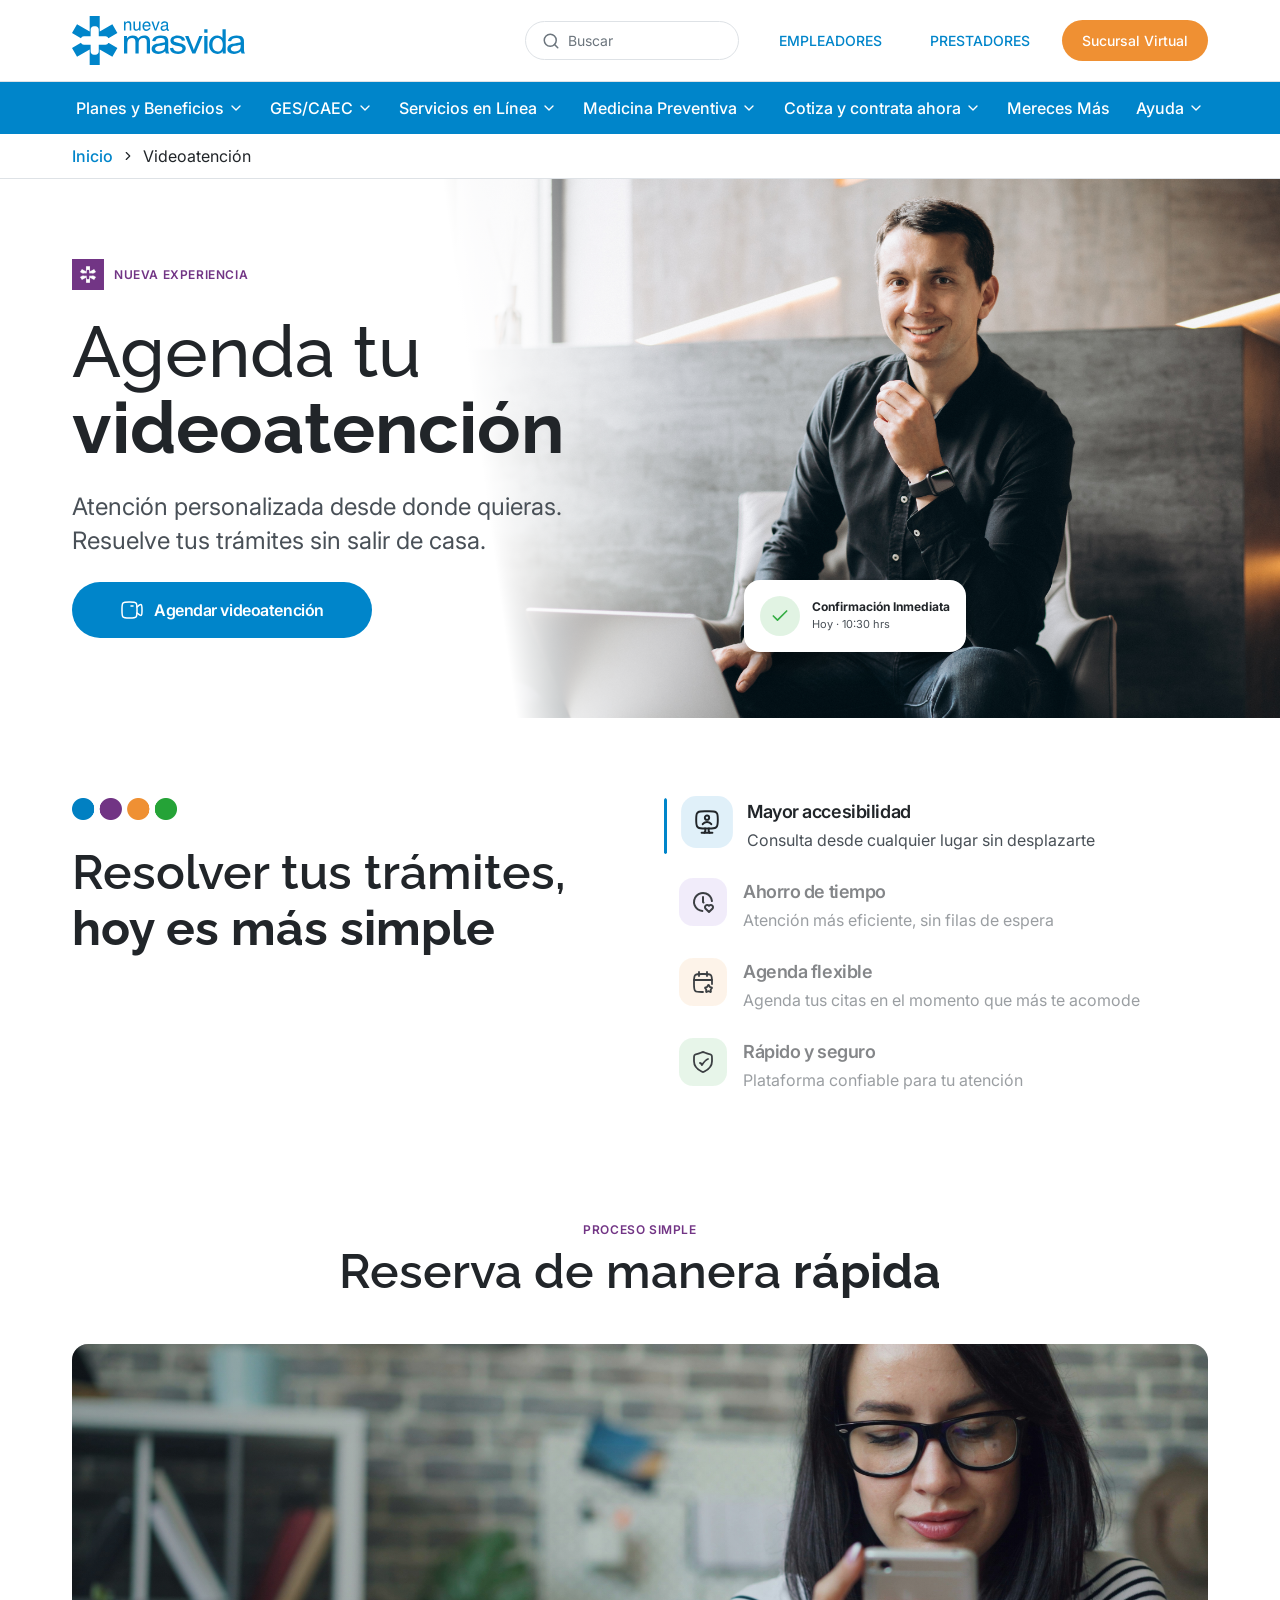
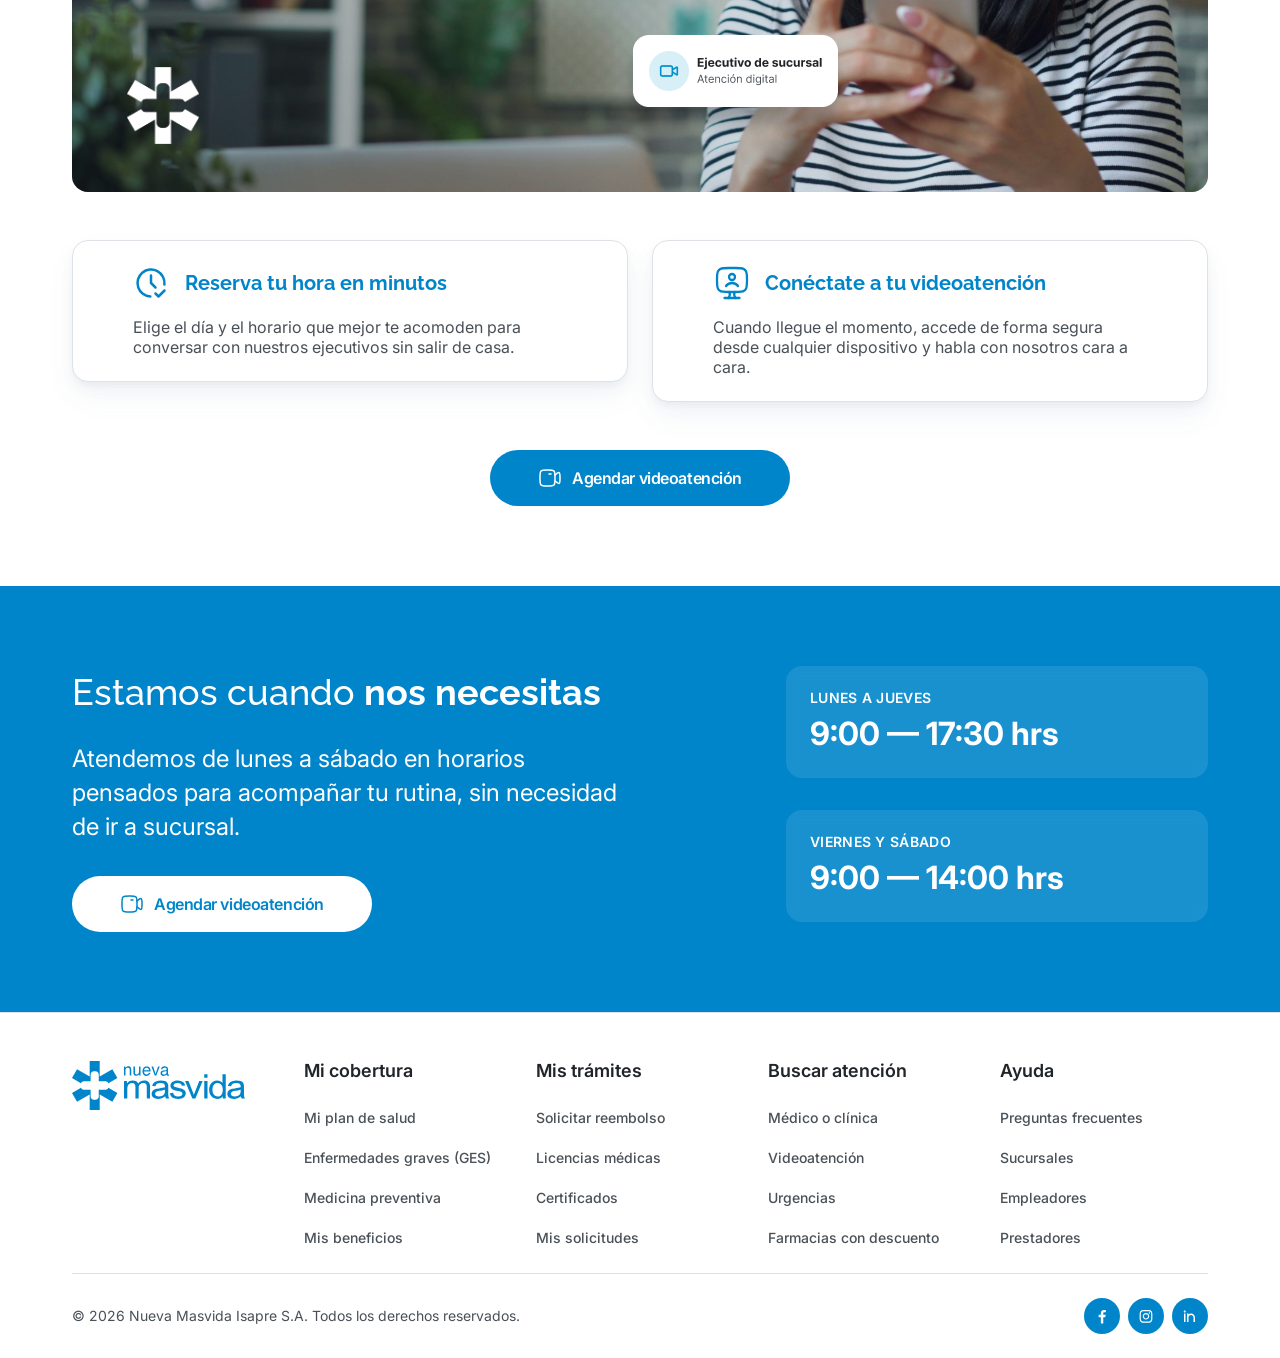
<file: videoatencion.html>
<!DOCTYPE html>
<html lang="es">
<head>
  <meta charset="UTF-8" />
  <meta name="viewport" content="width=device-width, initial-scale=1.0" />
  <title>Videoatención | Nueva Masvida</title>
  <meta name="description" content="Agenda tu videoatención con Nueva Masvida. Atención personalizada desde donde quieras, sin salir de casa." />

  <!-- Preconnect Google Fonts -->
  <link rel="preconnect" href="https://fonts.googleapis.com" />
  <link rel="preconnect" href="https://fonts.gstatic.com" crossorigin />

  <!-- Styles -->
  <link rel="stylesheet" href="assets/css/styles.css" />
  <link rel="stylesheet" href="assets/css/videoatencion.css" />
</head>
<body>

  <!-- ============================================================
       HEADER
       ============================================================ -->
  <header class="site-header" role="banner">

    <!-- Top bar: logo + search + buttons -->
    <div class="header-topbar">
      <div class="container">
        <div class="header-topbar-inner">

          <!-- Logo -->
          <a href="/" aria-label="Nueva Masvida — Inicio">
            <img
              class="header-logo"
              src="assets/img/logo.svg"
              alt="Nueva Masvida"
              width="173"
              height="49"
            />
          </a>

          <!-- Right cluster -->
          <div class="header-right">
            <!-- Search -->
            <div class="header-search" role="search">
              <img src="assets/img/icon-search.svg" alt="" width="18" height="18" />
              <span>Buscar</span>
            </div>

            <!-- Buttons -->
            <nav class="header-buttons" aria-label="Accesos rápidos">
              <a href="#" class="btn-header-text">EMPLEADORES</a>
              <a href="#" class="btn-header-text">PRESTADORES</a>
              <a href="#" class="btn-header-cta">Sucursal Virtual</a>
            </nav>
          </div>

        </div>
      </div>
    </div>

    <!-- Main navigation -->
    <nav class="header-nav" aria-label="Navegación principal">
      <div class="container">
        <div class="header-nav-inner">

          <a href="#" class="nav-link">
            Planes y Beneficios
            <img src="assets/img/icon-chevron-nav.svg" alt="" width="16" height="16" />
          </a>
          <a href="#" class="nav-link">
            GES/CAEC
            <img src="assets/img/icon-chevron-nav.svg" alt="" width="16" height="16" />
          </a>
          <a href="#" class="nav-link">
            Servicios en Línea
            <img src="assets/img/icon-chevron-nav.svg" alt="" width="16" height="16" />
          </a>
          <a href="#" class="nav-link">
            Medicina Preventiva
            <img src="assets/img/icon-chevron-nav.svg" alt="" width="16" height="16" />
          </a>
          <a href="#" class="nav-link">
            Cotiza y contrata ahora
            <img src="assets/img/icon-chevron-nav.svg" alt="" width="16" height="16" />
          </a>
          <a href="#" class="nav-link">
            Mereces Más
          </a>
          <a href="#" class="nav-link">
            Ayuda
            <img src="assets/img/icon-chevron-nav.svg" alt="" width="16" height="16" />
          </a>

        </div>
      </div>
    </nav>

    <!-- Breadcrumb -->
    <div class="header-breadcrumb">
      <div class="container">
        <nav class="breadcrumb-inner" aria-label="Ruta de navegación">
          <a href="/" class="breadcrumb-link">Inicio</a>
          <img
            class="breadcrumb-separator"
            src="assets/img/icon-chevron-bc.svg"
            alt="›"
            width="14"
            height="14"
          />
          <span class="breadcrumb-current">Videoatención</span>
        </nav>
      </div>
    </div>

  </header>


  <!-- ============================================================
       SECCIÓN: HERO
       ============================================================ -->
  <section class="va-hero" aria-labelledby="va-hero-heading">

    <!-- Background photo -->
    <img
      src="assets/img/video-hero-bg.jpg"
      alt=""
      aria-hidden="true"
      class="va-hero-bg-img"
    />
    <!-- Gradient overlay (white fade left) -->
    <div class="va-hero-gradient" aria-hidden="true"></div>

    <div class="container va-hero-container">
      <!-- Left content: 681px -->
      <div class="va-hero-left">

        <!-- Badge: NUEVA EXPERIENCIA -->
        <div class="va-badge">
          <img src="assets/img/elem-a4.png" alt="" width="32" height="31" />
          <span class="va-badge-text">NUEVA EXPERIENCIA</span>
        </div>

        <!-- Heading + body -->
        <div class="va-hero-copy">
          <h1 id="va-hero-heading" class="va-hero-heading">
            <span class="va-hero-h1-medium">Agenda tu </span><span class="va-hero-h1-bold">videoatención</span>
          </h1>
          <p class="va-hero-body">
            Atención personalizada desde donde quieras.<br />
            Resuelve tus trámites sin salir de casa.
          </p>
        </div>

        <!-- CTA button -->
        <a href="#" class="va-btn-primary">
          <img src="assets/img/icon-video2.svg" alt="" width="24" height="24" class="va-btn-icon-white" />
          Agendar videoatención
        </a>

      </div>
    </div>

    <!-- Floating confirmation card -->
    <div class="va-confirm-card" aria-hidden="true">
      <div class="va-confirm-icon-wrap">
        <img src="assets/img/icon-check-green.svg" alt="" width="20" height="20" />
      </div>
      <div class="va-confirm-details">
        <p class="va-confirm-title">Confirmación Inmediata</p>
        <p class="va-confirm-time">Hoy · 10:30 hrs</p>
      </div>
    </div>

  </section>


  <!-- ============================================================
       SECCIÓN: BENEFICIOS
       ============================================================ -->
  <section class="va-benefits" aria-labelledby="va-benefits-heading">
    <div class="container">
      <div class="va-benefits-inner">

        <!-- Left: heading -->
        <div class="va-benefits-left">
          <img
            src="assets/img/elem-b1.png"
            alt=""
            width="105"
            height="22"
            class="va-elem-b1"
          />
          <h2 id="va-benefits-heading" class="va-benefits-heading">
            <span class="va-bh-regular">Resolver tus trámites, </span><br /><span class="va-bh-bold">hoy es más simple</span>
          </h2>
        </div>

        <!-- Right: 4 feature items con barra de progreso animada -->
        <div class="va-benefits-right" id="va-features-list" aria-live="polite">

          <div class="va-feature-row" data-barcolor="#0085ca" data-iconbg="rgba(0,133,202,0.12)">
            <div class="va-progress-track"><div class="va-progress-bar"></div></div>
            <div class="va-feature va-feature-item">
              <div class="va-feature-icon-wrap">
                <img src="assets/img/icon-comp-video.svg" alt="" width="24" height="24" />
              </div>
              <div class="va-feature-text">
                <p class="va-feature-title">Mayor accesibilidad</p>
                <p class="va-feature-body">Consulta desde cualquier lugar sin desplazarte</p>
              </div>
            </div>
          </div>

          <div class="va-feature-row" data-barcolor="#7e4ed7" data-iconbg="rgba(126,78,215,0.12)">
            <div class="va-progress-track"><div class="va-progress-bar"></div></div>
            <div class="va-feature va-feature-item">
              <div class="va-feature-icon-wrap">
                <img src="assets/img/icon-clock-heart.svg" alt="" width="24" height="24" />
              </div>
              <div class="va-feature-text">
                <p class="va-feature-title">Ahorro de tiempo</p>
                <p class="va-feature-body">Atención más eficiente, sin filas de espera</p>
              </div>
            </div>
          </div>

          <div class="va-feature-row" data-barcolor="#ef9033" data-iconbg="rgba(239,144,51,0.12)">
            <div class="va-progress-track"><div class="va-progress-bar"></div></div>
            <div class="va-feature va-feature-item">
              <div class="va-feature-icon-wrap">
                <img src="assets/img/icon-cal-fav.svg" alt="" width="24" height="24" />
              </div>
              <div class="va-feature-text">
                <p class="va-feature-title">Agenda flexible</p>
                <p class="va-feature-body">Agenda tus citas en el momento que más te acomode</p>
              </div>
            </div>
          </div>

          <div class="va-feature-row" data-barcolor="#25a337" data-iconbg="rgba(37,163,55,0.12)">
            <div class="va-progress-track"><div class="va-progress-bar"></div></div>
            <div class="va-feature va-feature-item">
              <div class="va-feature-icon-wrap">
                <img src="assets/img/icon-security.svg" alt="" width="24" height="24" />
              </div>
              <div class="va-feature-text">
                <p class="va-feature-title">Rápido y seguro</p>
                <p class="va-feature-body">Plataforma confiable para tu atención</p>
              </div>
            </div>
          </div>

        </div>
      </div>
    </div>
  </section>


  <!-- ============================================================
       SECCIÓN: RESERVA RÁPIDA
       ============================================================ -->
  <section class="va-reserva" aria-labelledby="va-reserva-heading">

    <div class="container va-reserva-container">

      <!-- Heading group -->
      <div class="va-reserva-heading-group">
        <p class="va-eyebrow">PROCESO SIMPLE</p>
        <h2 id="va-reserva-heading" class="va-reserva-heading">
          Reserva de manera <strong>rápida</strong>
        </h2>
      </div>

      <!-- Photo card con zoom-in hover -->
      <div class="va-photo-card va-bg-zoom-wrap">
        <img
          src="assets/img/video-reserva-bg.jpg"
          alt=""
          aria-hidden="true"
          class="va-bg-photo"
        />
        <div class="va-photo-card-gradient" aria-hidden="true"></div>
        <div class="va-bg-zoom-overlay" aria-hidden="true"></div>
        <img
          src="assets/img/elem-d2.png"
          alt=""
          aria-hidden="true"
          class="va-elem-d2"
          width="72"
          height="77"
        />
        <img
          src="assets/img/img-branch-card.png"
          alt="Ejecutivo de sucursal — Atención digital"
          class="va-branch-card-img"
          width="237"
          height="104"
        />
      </div>

      <!-- Step cards -->
      <div class="va-steps">

        <div class="va-step-card">
          <div class="va-step-card-header">
            <img src="assets/img/icon-clock-check.svg" alt="" width="36" height="36" />
            <p class="va-step-title">Reserva tu hora en minutos</p>
          </div>
          <p class="va-step-body">
            Elige el día y el horario que mejor te acomoden para conversar con
            nuestros ejecutivos sin salir de casa.
          </p>
        </div>

        <div class="va-step-card">
          <div class="va-step-card-header">
            <img src="assets/img/icon-comp-video-2.svg" alt="" width="36" height="36" />
            <p class="va-step-title">Conéctate a tu videoatención</p>
          </div>
          <p class="va-step-body">
            Cuando llegue el momento, accede de forma segura desde cualquier
            dispositivo y habla con nosotros cara a cara.
          </p>
        </div>

      </div>

      <!-- CTA -->
      <div class="va-reserva-cta">
        <a href="#" class="va-btn-primary">
          <img src="assets/img/icon-video2.svg" alt="" width="24" height="24" class="va-btn-icon-white" />
          Agendar videoatención
        </a>
      </div>

    </div>

  </section>


  <!-- ============================================================
       SECCIÓN: CTA AZUL — Estamos cuando nos necesitas
       ============================================================ -->
  <section class="va-cta-blue" aria-labelledby="va-cta-heading">
    <div class="container">
      <div class="va-cta-inner">

        <!-- Left -->
        <div class="va-cta-left">
          <div class="va-cta-copy">
            <h2 id="va-cta-heading" class="va-cta-heading">
              <span class="va-cta-h2-medium">Estamos cuando </span><span class="va-cta-h2-bold">nos necesitas</span>
            </h2>
            <p class="va-cta-body">
              Atendemos de lunes a sábado en horarios<br />
              pensados para acompañar tu rutina, sin necesidad<br />
              de ir a sucursal.
            </p>
          </div>
          <a href="#" class="va-btn-white">
            <img src="assets/img/icon-video2.svg" alt="" width="24" height="24" />
            Agendar videoatención
          </a>
        </div>

        <!-- Right: schedule cards -->
        <div class="va-cta-right">
          <div class="va-schedule-card">
            <p class="va-schedule-days">Lunes a Jueves</p>
            <p class="va-schedule-hours">9:00 — 17:30 hrs</p>
          </div>
          <div class="va-schedule-card">
            <p class="va-schedule-days">Viernes y Sábado</p>
            <p class="va-schedule-hours">9:00 — 14:00 hrs</p>
          </div>
        </div>

      </div>
    </div>
  </section>


  <!-- ============================================================
       FOOTER
       ============================================================ -->
  <footer class="site-footer" role="contentinfo">
    <div class="container">

      <!-- Links grid -->
      <div class="footer-grid">

        <!-- Logo -->
        <div class="footer-logo-col">
          <img
            class="footer-logo"
            src="assets/img/logo.svg"
            alt="Nueva Masvida"
            width="173"
            height="49"
          />
        </div>

        <!-- Col 1: Mi cobertura -->
        <div class="footer-col">
          <p class="footer-col-title">Mi cobertura</p>
          <ul class="footer-links-list">
            <li><a href="#" class="footer-link">Mi plan de salud</a></li>
            <li><a href="#" class="footer-link">Enfermedades graves (GES)</a></li>
            <li><a href="#" class="footer-link">Medicina preventiva</a></li>
            <li><a href="#" class="footer-link">Mis beneficios</a></li>
          </ul>
        </div>

        <!-- Col 2: Mis trámites -->
        <div class="footer-col">
          <p class="footer-col-title">Mis trámites</p>
          <ul class="footer-links-list">
            <li><a href="#" class="footer-link">Solicitar reembolso</a></li>
            <li><a href="#" class="footer-link">Licencias médicas</a></li>
            <li><a href="#" class="footer-link">Certificados</a></li>
            <li><a href="#" class="footer-link">Mis solicitudes</a></li>
          </ul>
        </div>

        <!-- Col 3: Buscar atención -->
        <div class="footer-col">
          <p class="footer-col-title">Buscar atención</p>
          <ul class="footer-links-list">
            <li><a href="#" class="footer-link">Médico o clínica</a></li>
            <li><a href="#" class="footer-link">Videoatención</a></li>
            <li><a href="#" class="footer-link">Urgencias</a></li>
            <li><a href="#" class="footer-link">Farmacias con descuento</a></li>
          </ul>
        </div>

        <!-- Col 4: Ayuda -->
        <div class="footer-col">
          <p class="footer-col-title">Ayuda</p>
          <ul class="footer-links-list">
            <li><a href="#" class="footer-link">Preguntas frecuentes</a></li>
            <li><a href="#" class="footer-link">Sucursales</a></li>
            <li><a href="#" class="footer-link">Empleadores</a></li>
            <li><a href="#" class="footer-link">Prestadores</a></li>
          </ul>
        </div>

      </div><!-- /footer-grid -->

      <!-- Bottom bar -->
      <div class="footer-bottom">
        <p class="footer-bottom-copy">
          © 2026 Nueva Masvida Isapre S.A. Todos los derechos reservados.
        </p>
        <div class="footer-social">
          <a href="#" class="footer-social-btn" aria-label="Facebook">
            <img src="assets/img/icon-facebook.svg" alt="" width="20" height="20" />
          </a>
          <a href="#" class="footer-social-btn" aria-label="Instagram">
            <img src="assets/img/icon-instagram.svg" alt="" width="20" height="20" />
          </a>
          <a href="#" class="footer-social-btn" aria-label="LinkedIn">
            <img src="assets/img/icon-linkedin.svg" alt="" width="20" height="20" />
          </a>
        </div>
      </div>

    </div><!-- /container -->
  </footer>

  <script>
  /* ── Feature highlight loop ── */
  (function () {
    var INTERVAL = 2500
    var activeIndex = 0
    var isPaused = false
    var timer = null

    function activate(index) {
      var rows = document.querySelectorAll('#va-features-list .va-feature-row')
      rows.forEach(function (row, i) {
        var item = row.querySelector('.va-feature-item')
        var bar  = row.querySelector('.va-progress-bar')
        var icon = row.querySelector('.va-feature-icon-wrap')
        if (i === index) {
          item.classList.add('is-active')
          item.classList.remove('is-dim')
          icon.style.background = row.dataset.iconbg
          bar.style.background  = row.dataset.barcolor
          bar.classList.remove('va-bar-running')
          void bar.offsetWidth          // fuerza reflow para reiniciar la animación
          bar.classList.add('va-bar-running')
        } else {
          item.classList.remove('is-active')
          item.classList.add('is-dim')
          // El color del ícono se mantiene — solo cambia la opacidad vía CSS
          bar.classList.remove('va-bar-running')
        }
      })
      activeIndex = index
    }

    function startTimer() {
      timer = setInterval(function () {
        if (!isPaused) {
          activate((activeIndex + 1) % 4)
        }
      }, INTERVAL)
    }

    var list = document.getElementById('va-features-list')
    if (list) {
      // Inicializar: fijar el color de icono de cada feature (nunca se borra)
      list.querySelectorAll('.va-feature-row').forEach(function (row) {
        row.querySelector('.va-feature-icon-wrap').style.background = row.dataset.iconbg
      })

      list.addEventListener('mouseleave', function () { isPaused = false })
      list.querySelectorAll('.va-feature-item').forEach(function (item, i) {
        item.addEventListener('mouseenter', function () {
          isPaused = true
          activate(i)
        })
      })
      activate(0)
      startTimer()
    }
  })()
  </script>

</body>
</html>
</file>
<file: assets/css/styles.css>
/* ============================================================
   NUEVA MASVIDA — Landing PAD Styles
   Pure CSS — no framework dependencies
   ============================================================ */

@import url('https://fonts.googleapis.com/css2?family=Raleway:wght@400;500;600;700&family=Inter:wght@400;500;600;700&family=Bricolage+Grotesque:opsz,wdth,wght@12..96,75..100,400;12..96,75..100,600;12..96,75..100,700&family=DM+Sans:opsz,wght@9..40,400;9..40,600&display=swap');
@import './tokens.css';

/* ============================================================
   RESET & BASE
   ============================================================ */
*, *::before, *::after {
  box-sizing: border-box;
  margin: 0;
  padding: 0;
}

[hidden] { display: none !important; }

html {
  font-size: 16px;
  -webkit-font-smoothing: antialiased;
  -moz-osx-font-smoothing: grayscale;
}

body {
  font-family: var(--font-inter);
  color: var(--texto-textprimary);
  background: var(--superficies-white);
  line-height: 1.5;
  overflow-x: hidden;
}

img { display: block; max-width: 100%; }
a { text-decoration: none; color: inherit; }
ul, ol { list-style: none; }
button { cursor: pointer; border: none; background: none; font: inherit; }

/* ============================================================
   LAYOUT UTILS
   ============================================================ */
.container {
  width: 100%;
  max-width: var(--container-max);
  margin: 0 auto;
}

/* ============================================================
   HEADER
   ============================================================ */
.site-header {
  width: 100%;
  background: var(--superficies-white);
  position: sticky;
  top: 0;
  z-index: 100;
}

/* ── Top bar ── */
.header-topbar {
  background: var(--superficies-white);
  padding: 16px 0;
  border-bottom: 1px solid var(--bordes-borderdefault);
}

.header-topbar-inner {
  display: flex;
  align-items: center;
  justify-content: space-between;
  gap: 24px;
}

.header-logo {
  width: 173px;
  height: auto;
  flex-shrink: 0;
}

.header-right {
  display: flex;
  align-items: center;
  gap: 24px;
}

/* Search box */
.header-search {
  display: flex;
  align-items: center;
  gap: 8px;
  width: 214px;
  background: var(--superficies-white);
  border: 1px solid var(--bordes-borderdefault);
  border-radius: var(--radius-pill);
  padding: 8px 16px;
}

.header-search img {
  width: 18px;
  height: 18px;
  flex-shrink: 0;
}

.header-search span {
  font-family: var(--font-inter);
  font-size: 14px;
  color: var(--texto-textsubtle);
  white-space: nowrap;
}

/* Header buttons */
.header-buttons {
  display: flex;
  align-items: center;
  gap: 16px;
}

.btn-header-text {
  font-family: var(--font-inter);
  font-weight: 500;
  font-size: 14px;
  color: var(--marca-principal-primary);
  padding: 10px 16px;
  border-radius: var(--radius-pill);
  transition: background 0.15s;
}

.btn-header-text:hover {
  background: rgba(0, 133, 202, 0.06);
}

.btn-header-cta {
  font-family: var(--font-inter);
  font-weight: 500;
  font-size: 14px;
  color: var(--superficies-white);
  background: var(--acento-orange);
  padding: 10px 20px;
  border-radius: var(--radius-pill);
  white-space: nowrap;
  transition: opacity 0.15s;
}

.btn-header-cta:hover { opacity: 0.9; }

/* ── Main navigation bar ── */
.header-nav {
  background: var(--marca-principal-primary);
  height: 52px;
  display: flex;
  align-items: center;
  justify-content: center;
}

.header-nav-inner {
  display: flex;
  align-items: center;
  justify-content: space-between;
  height: 100%;
}

.nav-link {
  display: flex;
  align-items: center;
  gap: 4px;
  font-family: var(--font-inter);
  font-weight: 500;
  font-size: 16px;
  color: var(--superficies-white);
  white-space: nowrap;
  padding: 0 4px;
  height: 100%;
  transition: opacity 0.15s;
}

.nav-link:hover { opacity: 0.8; }

.nav-link img {
  width: 16px;
  height: 16px;
}

/* ── Breadcrumb ── */
.header-breadcrumb {
  border-bottom: 1px solid var(--bordes-borderdefault);
  padding: 12px 0;
  height: 45px;
  display: flex;
  align-items: center;
  justify-content: center;
}

.breadcrumb-inner {
  display: flex;
  align-items: center;
  gap: 8px;
}

.breadcrumb-link {
  font-family: var(--font-inter);
  font-weight: 500;
  font-size: 16px;
  color: var(--marca-principal-primary);
  white-space: nowrap;
}

.breadcrumb-separator {
  width: 14px;
  height: 14px;
  flex-shrink: 0;
}

.breadcrumb-current {
  font-family: var(--font-inter);
  font-weight: 400;
  font-size: 16px;
  color: var(--texto-textprimary);
  white-space: nowrap;
}

/* ============================================================
   HERO SECTION
   ============================================================ */
.section-hero {
  position: relative;
  padding: 80px 0;
  overflow: hidden;
  display: flex;
  justify-content: center;
}

.hero-bg {
  position: absolute;
  inset: 0;
  pointer-events: none;
  z-index: 0;
}

.hero-bg img {
  position: absolute;
  top: 0;
  left: 22.83%;
  width: 77.17%;
  height: 100%;
  object-fit: cover;
}

.hero-inner {
  position: relative;
  z-index: 1;
  display: flex;
  align-items: flex-start;
}

.hero-content {
  width: 681px;
  display: flex;
  flex-direction: column;
  gap: 24px;
}

/* Green badge */
.hero-badge {
  display: inline-flex;
  align-items: center;
  gap: 8px;
  background: var(--estado-greensoft);
  border: 1px solid rgba(255,255,255,0.2);
  border-radius: var(--radius-pill);
  padding: 5px 13px;
  align-self: flex-start;
}

.hero-badge-dot {
  width: 6px;
  height: 6px;
  background: var(--estado-green);
  border-radius: 50%;
  flex-shrink: 0;
}

.hero-badge-text {
  font-family: var(--font-inter);
  font-weight: 500;
  font-size: 14px;
  color: var(--estado-green);
  white-space: nowrap;
}

/* Hero heading */
.hero-heading {
  font-family: var(--font-raleway);
  font-size: 72px;
  line-height: 76px;
  color: var(--texto-textprimary);
}

.hero-heading .line-normal { font-weight: 500; }
.hero-heading .line-bold   { font-weight: 700; }

/* Hero body */
.hero-body {
  font-family: var(--font-inter);
  font-weight: 400;
  font-size: 24px;
  line-height: 32px;
  color: var(--texto-textbody);
}

/* Hero CTA button */
.btn-hero {
  display: inline-flex;
  align-items: center;
  gap: 8px;
  align-self: flex-start;
  background: var(--marca-principal-primary);
  color: var(--superficies-white);
  font-family: var(--font-inter);
  font-weight: 600;
  font-size: 16px;
  line-height: 24px;
  padding: 14px 28px;
  border-radius: var(--radius-pill);
  white-space: nowrap;
  transition: opacity 0.15s;
}
.btn-hero:hover { opacity: 0.88; }
.btn-hero svg { flex-shrink: 0; }

/* ============================================================
   SECTION: ¿Qué es un PAD?
   ============================================================ */
.section-que-es {
  padding: var(--section-py-xl) 0;
  display: flex;
  justify-content: center;
}

.search-deco-bg {
  position: absolute;
  right: 400px;
  top: 0;
  width: 450px;
  height: auto;
  pointer-events: none;
  z-index: 0;
}

.que-es-inner {
  display: flex;
  gap: 48px;
  align-items: flex-start;
}

.que-es-left {
  width: 486px;
  flex-shrink: 0;
  display: flex;
  flex-direction: column;
  gap: 16px;
}

.section-eyebrow {
  font-family: var(--font-inter);
  font-weight: 500;
  font-size: 14px;
  color: var(--marca-principal-primary);
  letter-spacing: 0.02em;
}

.section-eyebrow--green {
  color: var(--estado-green);
}

.section-heading {
  font-family: var(--font-raleway);
  font-weight: 700;
  font-size: 32px;
  line-height: 36px;
  color: var(--texto-textprimary);
}

.section-body {
  font-family: var(--font-inter);
  font-weight: 400;
  font-size: 16px;
  line-height: 24px;
  color: var(--texto-textbody);
}

.section-body strong {
  font-weight: 700;
  color: var(--texto-textprimary);
}

/* Feature cards grid */
.que-es-right {
  flex: 1;
  min-width: 0;
  display: grid;
  grid-template-columns: repeat(3, 1fr);
  gap: 24px;
}

.feature-card {
  background: var(--superficies-white);
  border: 1px solid var(--bordes-borderdefault);
  border-radius: var(--radius-lg);
  box-shadow: var(--shadow-card);
  padding: 16px;
  display: flex;
  flex-direction: column;
  gap: 16px;
  min-height: 194px;
}

.feature-card-icon {
  width: 48px;
  height: 48px;
  background: var(--marca-principal-primaryiconbg);
  border-radius: 14px;
  display: flex;
  align-items: center;
  justify-content: center;
  flex-shrink: 0;
}

.feature-card-icon img {
  width: 24px;
  height: 24px;
}

.feature-card-body {
  display: flex;
  flex-direction: column;
  gap: 8px;
}

.feature-card-title {
  font-family: var(--font-inter);
  font-weight: 700;
  font-size: 14px;
  line-height: 20px;
  color: var(--texto-textprimary);
}

.feature-card-desc {
  font-family: var(--font-inter);
  font-weight: 400;
  font-size: 14px;
  line-height: 20px;
  color: var(--texto-textbody);
}

/* ============================================================
   SECTION: Encuentra tu PAD (Search)
   ============================================================ */
.section-search {
  background: linear-gradient(to bottom, var(--superficies-white) 0%, var(--superficies-bgpage) 100%);
  padding: var(--section-py-lg) 0;
  display: flex;
  justify-content: center;
  position: relative;
  overflow: hidden;
}

.section-search .container {
  position: relative;
  z-index: 1;
}

.search-inner {
  display: flex;
  flex-direction: column;
  gap: 32px;
}

.search-header {
  display: flex;
  flex-direction: column;
  gap: 8px;
}

/* Tab switcher */
.tab-switcher {
  background: var(--superficies-white);
  border: 1px solid var(--bordes-borderdefault);
  border-radius: var(--radius-lg);
  box-shadow: var(--shadow-card);
  padding: 5px;
  display: inline-flex;
  align-items: center;
  align-self: flex-start; /* no estirarse al ancho del contenedor */
  width: auto;
}

.tab-btn {
  display: flex;
  align-items: center;
  gap: 8px;
  padding: 8px 20px;
  border-radius: 12px;
  font-family: var(--font-inter);
  font-weight: 500;
  font-size: 14px;
  color: var(--texto-textsubtle);
  transition: all 0.2s;
  white-space: nowrap;
}

.tab-btn img {
  width: 20px;
  height: 20px;
  filter: brightness(0) opacity(0.65); /* color textbody (#495057) aproximado */
  transition: filter 0.2s;
}

.tab-btn.active {
  background: var(--marca-principal-primary);
  box-shadow: var(--shadow-tab);
  color: var(--superficies-white);
}

.tab-btn.active img {
  filter: brightness(0) invert(1);
}

/* Search input */
.search-box {
  position: relative;
  width: 100%;
}

.search-box-input {
  width: 100%;
  background: #eaf0f8;
  border: none;
  border-radius: var(--radius-sm);
  padding: 14px 16px 14px 48px;
  font-family: var(--font-inter);
  font-weight: 400;
  font-size: 16px;
  color: var(--texto-textprimary);
  outline: none;
  transition: box-shadow 0.15s;
}

.search-box-input::placeholder {
  color: var(--texto-textsubtle);
}

.search-box-input:focus {
  box-shadow: 0 0 0 2px var(--marca-principal-primary);
}

.search-box-icon {
  position: absolute;
  left: 14px;
  top: 50%;
  transform: translateY(-50%);
  width: 20px;
  height: 20px;
  pointer-events: none;
}

/* Category pills */
.category-pills {
  display: flex;
  gap: 8px;
  align-items: center;
  flex-wrap: wrap;
}

.pill {
  font-family: var(--font-inter);
  font-weight: 400;
  font-size: 14px;
  padding: 4px 16px;
  border-radius: var(--radius-pill);
  border: 1px solid var(--bordes-borderdefault);
  color: var(--texto-textbody);
  background: transparent;
  cursor: pointer;
  white-space: nowrap;
  transition: all 0.15s;
}

.pill:hover {
  border-color: var(--marca-principal-primary);
  color: var(--marca-principal-primary);
}

.pill.active {
  background: var(--marca-principal-primary);
  border-color: var(--marca-principal-primary);
  color: var(--superficies-white);
}

/* PAD Table */
.pad-table-wrap {
  background: var(--superficies-white);
  border: 1px solid var(--bordes-borderdefault);
  border-radius: var(--radius-lg);
  box-shadow: var(--shadow-card);
  overflow: hidden;
}

/* Search + pills dentro del contenedor blanco */
.pad-table-search {
  padding: 16px 24px;
  border-bottom: 1px solid var(--bordes-borderdefault);
  display: flex;
  flex-direction: column;
  gap: 16px;
}

.pad-table-header {
  display: flex;
  align-items: center;
  justify-content: space-between;
  padding: 12px 24px;
  border-bottom: 1px solid var(--bordes-borderdefault);
}

.pad-table-col-label {
  font-family: var(--font-inter);
  font-weight: 400;
  font-size: 14px;
  color: var(--texto-textsubtle);
}

.pad-table-count {
  font-family: var(--font-inter);
  font-weight: 500;
  font-size: 14px;
  color: var(--texto-textsubtle);
  white-space: nowrap;
}

.pad-table-count span {
  font-weight: 600;
  color: var(--texto-textprimary);
}

.pad-table-cols {
  display: grid;
  grid-template-columns: 1fr 180px;
  gap: 16px;
  padding: 0 24px;
}

.pad-col-label {
  font-family: var(--font-inter);
  font-weight: 500;
  font-size: 12px;
  color: var(--texto-textsubtle);
  text-transform: uppercase;
  letter-spacing: 0.04em;
}

/* ── PAD row wrapper (col + panel) ── */
.pad-row-wrapper {
  border-bottom: 1px solid var(--bordes-borderdefault);
}

.pad-row-wrapper:last-child { border-bottom: none; }

/* PAD row (cabecera clickeable) */
.pad-row {
  display: flex;
  align-items: center;
  gap: 16px;
  padding: 16px 24px;
  cursor: pointer;
  transition: background 0.15s;
  border-bottom: none; /* el borde lo maneja el wrapper */
}

.pad-row:hover { background: #f8fafc; }

.pad-row-wrapper.is-open .pad-row { background: var(--superficies-white); }

.pad-row-info {
  flex: 1;
  min-width: 0;
  display: flex;
  flex-direction: column;
  gap: 2px;
}

.pad-row-name {
  font-family: var(--font-inter);
  font-weight: 500;
  font-size: 16px;
  line-height: 24px;
  color: var(--texto-textprimary);
}

.pad-row-code {
  font-family: var(--font-inter);
  font-size: 14px;
  line-height: 20px;
  white-space: nowrap;
}

.pad-row-code-label {
  font-weight: 400;
  color: var(--texto-textbody);
}

.pad-row-code-num {
  font-weight: 700;
  color: var(--texto-textprimary);
}

/* ── Chevron toggle ── */
.pad-row-chevron {
  width: 16px;
  height: 16px;
  transition: transform 0.2s;
  filter: brightness(0) opacity(0.5);
}

.pad-row-wrapper.is-open .pad-row-chevron {
  transform: rotate(180deg);
}

/* ── Panel expandido ── */
.pad-row-panel {
  background: var(--superficies-white);
  padding: 0 16px 16px;
}

.pad-row-panel-inner {
  background: rgba(224, 236, 248, 0.2);
  border-radius: var(--radius-lg);
  padding: 24px;
}

.pad-panel-grid {
  display: grid;
  grid-template-columns: repeat(2, 1fr);
  gap: 16px;
}

.pad-panel-col {
  display: flex;
  flex-direction: column;
  gap: 16px;
  padding-top: 8px;
}

.pad-panel-label {
  font-family: var(--font-inter);
  font-weight: 700;
  font-size: 12px;
  line-height: 16px;
  letter-spacing: 0.3px;
  text-transform: uppercase;
  color: var(--texto-textprimary);
}

.pad-panel-label--inter {
  font-family: var(--font-inter);
  font-weight: 700;
  font-size: 12px;
  line-height: 16px;
  color: var(--texto-textprimary);
}

/* Grid 2×N de prestadores */
.pad-panel-providers-grid {
  display: grid;
  grid-template-columns: repeat(2, 1fr);
  gap: 8px;
  padding-top: 8px;
}

.pad-panel-provider-item {
  display: flex;
  align-items: center;
  gap: 8px;
  height: 20px;
}

.pad-panel-provider-item img {
  width: 16px;
  height: 16px;
  flex-shrink: 0;
}

.pad-panel-provider-name {
  font-family: var(--font-inter);
  font-weight: 400;
  font-size: 14px;
  line-height: 20px;
  color: var(--dark-navy);
  white-space: nowrap;
}

/* Descripción condiciones */
.pad-panel-desc {
  font-family: var(--font-inter);
  font-weight: 400;
  font-size: 14px;
  line-height: 20px;
  color: var(--texto-textbody);
}

/* Infobox teal inside panel */
.pad-panel-infobox {
  background: rgba(0, 158, 142, 0.1);
  border: 1px solid rgba(0, 158, 142, 0.2);
  border-radius: var(--radius-sm);
  padding: 9px 17px;
  display: flex;
  gap: 8px;
  align-items: flex-start;
}

.pad-panel-infobox-icon {
  width: 14px;
  height: 14px;
  flex-shrink: 0;
  margin-top: 2px;
}

.pad-panel-infobox-text {
  font-family: var(--font-inter);
  font-weight: 400;
  font-size: 12px;
  line-height: 16px;
  color: var(--texto-textprimary);
}

.tag-specialty {
  background: #eaf0f8;
  border-radius: var(--radius-sm);
  padding: 2px 16px;
  font-family: var(--font-inter);
  font-weight: 400;
  font-size: 14px;
  line-height: 20px;
  color: var(--texto-textbody);
  white-space: nowrap;
}

.tag-coverage {
  background: #d0fae5;
  border-radius: var(--radius-pill);
  padding: 2px 16px;
  font-family: var(--font-inter);
  font-weight: 500;
  font-size: 14px;
  line-height: 20px;
  color: #006045;
  white-space: nowrap;
}

.tag-tipo {
  border-radius: var(--radius-sm);
  padding: 2px 10px;
  font-family: var(--font-inter);
  font-weight: 500;
  font-size: 12px;
  line-height: 20px;
  white-space: nowrap;
}
.tag-tipo--ambulatorio {
  background: rgba(0,158,142,0.1);
  color: #007d70;
}
.tag-tipo--hospitalario {
  background: rgba(126,78,215,0.1);
  color: #7e4ed7;
}

.pad-row-providers {
  display: flex;
  align-items: center;
  gap: 8px;
  flex-shrink: 0;
}

.pad-row-providers span {
  font-family: var(--font-inter);
  font-weight: 500;
  font-size: 14px;
  color: var(--texto-textbody);
  white-space: nowrap;
}

.pad-row-providers img {
  width: 16px;
  height: 16px;
}

/* ── Prestador row (tab Por prestador) ── */
.prestador-row {
  display: flex;
  align-items: center;
  gap: 16px;
  padding: 16px 24px;
}

.prestador-icon-wrap {
  width: 48px;
  height: 48px;
  border-radius: 14px;
  background: var(--marca-principal-primaryiconbg);
  display: flex;
  align-items: center;
  justify-content: center;
  flex-shrink: 0;
}

.prestador-icon-wrap img {
  width: 24px;
  height: 24px;
}

.prestador-details {
  flex: 1;
  min-width: 0;
  display: flex;
  flex-direction: column;
  gap: 4px;
}

.prestador-name {
  font-family: var(--font-inter);
  font-weight: 600;
  font-size: 16px;
  line-height: 24px;
  color: var(--texto-textprimary);
}

.prestador-meta {
  display: flex;
  flex-direction: row;
  align-items: center;
  gap: 16px;
}

.prestador-meta-item {
  display: flex;
  align-items: center;
  gap: 6px;
}

.prestador-meta-item + .prestador-meta-item {
  border-left: 1px solid var(--bordes-borderdefault);
  padding-left: 16px;
}

.prestador-meta-icon {
  width: 16px;
  height: 16px;
  flex-shrink: 0;
  filter: brightness(0) opacity(0.65);
}

.prestador-meta-text {
  font-family: var(--font-inter);
  font-weight: 400;
  font-size: 14px;
  line-height: 20px;
  color: var(--texto-textbody);
}

.prestador-specialty-pills {
  display: flex;
  flex-wrap: wrap;
  gap: 8px;
  margin-top: 8px;
}

.pill-outline {
  background: #eaf0f8;
  border-radius: var(--radius-sm);
  padding: 2px 16px;
  font-family: var(--font-inter);
  font-weight: 400;
  font-size: 14px;
  line-height: 20px;
  color: var(--texto-textbody);
  white-space: nowrap;
}

.prestador-pad-count-wrap {
  display: flex;
  flex-direction: row;
  align-items: center;
  flex-shrink: 0;
  gap: 4px;
  white-space: nowrap;
}

.prestador-pad-count-num {
  font-family: var(--font-inter);
  font-weight: 600;
  font-size: 14px;
  line-height: 20px;
  color: var(--texto-textprimary);
}

.prestador-pad-count-label {
  font-family: var(--font-inter);
  font-weight: 500;
  font-size: 14px;
  line-height: 20px;
  color: var(--texto-textbody);
}

/* Prestador row — clickeable + hover */
.prestador-row[role="button"] {
  cursor: pointer;
  transition: background 0.15s;
}
.prestador-row[role="button"]:hover { background: #f8fafc; }
.pad-row-wrapper.is-open .prestador-row { background: var(--superficies-white); }

/* Lista de PADs dentro del panel de un prestador */
.prestador-pads-list {
  display: flex;
  flex-direction: column;
}
.prestador-pad-item {
  display: flex;
  align-items: center;
  gap: 12px;
  padding: 10px 0;
  border-bottom: 1px solid var(--bordes-borderdefault);
}
.prestador-pad-item:last-child { border-bottom: none; }
.prestador-pad-item-info {
  flex: 1;
  display: flex;
  flex-direction: column;
  gap: 2px;
}
.prestador-pad-item-name {
  font-family: var(--font-inter);
  font-weight: 500;
  font-size: 14px;
  line-height: 20px;
  color: var(--texto-textprimary);
}
.prestador-pad-item-specialty {
  font-family: var(--font-inter);
  font-weight: 400;
  font-size: 13px;
  color: var(--texto-textsubtle);
  white-space: nowrap;
}


/* ============================================================
   SECTION: Condiciones de acceso
   ============================================================ */
.section-conditions {
  padding: var(--section-py-lg) 0 0;
  display: flex;
  flex-direction: column;
  justify-content: center;
}

.section-conditions-graphic {
  width: 100%;
  height: 12px;
  flex-shrink: 0;
  margin-top: var(--section-py-lg);
  background: linear-gradient(to right,
    #0085ca 0% 42%,
    #723585 42% 67%,
    #25a337 67% 84%,
    #ef9033 84% 100%
  );
}

.conditions-inner {
  display: flex;
  gap: 48px;
  align-items: flex-start;
}

.conditions-left {
  flex: 1;
  min-width: 0;
  display: flex;
  flex-direction: column;
  gap: 0;
}

.conditions-eyebrow { margin-bottom: 0; }

.conditions-heading {
  font-family: var(--font-raleway);
  font-weight: 700;
  font-size: 30px;
  line-height: 37.5px;
  color: var(--dark-navy);
  letter-spacing: -0.3px;
  margin-top: 12px;
}

.conditions-body {
  margin-top: 16px;
}

/* Info box */
.info-box {
  margin-top: 24px;
  background: rgba(0, 158, 142, 0.1);
  border: 1px solid rgba(0, 158, 142, 0.25);
  border-radius: var(--radius-md);
  padding: 17px;
  display: flex;
  gap: 12px;
  align-items: flex-start;
}

.info-box-icon {
  width: 20px;
  height: 20px;
  flex-shrink: 0;
}

.info-box-content {
  display: flex;
  flex-direction: column;
  gap: 4px;
}

.info-box-title {
  font-family: var(--font-inter);
  font-weight: 500;
  font-size: 14px;
  line-height: 20px;
  color: var(--dark-navy);
}

.info-box-text {
  font-family: var(--font-inter);
  font-weight: 400;
  font-size: 14px;
  line-height: 20px;
  color: var(--texto-textbody);
}

/* Accordion */
.conditions-right {
  width: 646px;
  flex-shrink: 0;
  border: 1px solid var(--bordes-borderdefault);
  border-radius: var(--radius-lg);
  overflow: hidden;
}

.accordion-item {
  border-bottom: 1px solid var(--bordes-borderdefault);
}

.accordion-item:last-child { border-bottom: none; }

.accordion-btn {
  width: 100%;
  display: flex;
  align-items: center;
  justify-content: space-between;
  padding: 16px 24px;
  cursor: pointer;
  transition: background 0.15s;
}

.accordion-btn:hover { background: rgba(0,0,0,0.02); }

.accordion-label {
  font-family: var(--font-inter);
  font-weight: 600;
  font-size: 14px;
  line-height: 20px;
  color: var(--texto-textprimary);
  text-align: left;
}

.accordion-icon {
  width: 16px;
  height: 16px;
  flex-shrink: 0;
  transition: transform 0.2s;
}

.accordion-item.open .accordion-icon {
  transform: rotate(180deg);
}

.accordion-body {
  display: none;
  padding: 16px 24px;
  background: var(--superficies-white);
  font-family: var(--font-inter);
  font-weight: 400;
  font-size: 14px;
  line-height: 20px;
  color: var(--texto-textbody);
}

.accordion-item.open .accordion-body { display: block; }

/* ============================================================
   SECTION: CTA — ¿Necesitas orientación?
   ============================================================ */
.section-cta {
  background: var(--dark-blue);
  padding: var(--section-py-md) 0;
  display: flex;
  justify-content: center;
}

.cta-inner {
  display: flex;
  align-items: center;
  justify-content: space-between;
}

.cta-text {
  display: flex;
  flex-direction: column;
  gap: 4px;
  color: var(--superficies-white);
  max-width: 568px;
}

.cta-title {
  font-family: var(--font-raleway);
  font-weight: 700;
  font-size: 24px;
  line-height: 32px;
  color: var(--superficies-white);
}

.cta-subtitle {
  font-family: var(--font-inter);
  font-weight: 400;
  font-size: 16px;
  line-height: 24px;
  color: var(--superficies-white);
}

.cta-actions {
  display: flex;
  align-items: center;
  gap: 24px;
}

.btn-cta-primary {
  display: flex;
  align-items: center;
  gap: 6px;
  background: var(--marca-principal-primary);
  color: var(--superficies-white);
  font-family: var(--font-inter);
  font-weight: 600;
  font-size: 14px;
  padding: 14px 24px;
  border-radius: var(--radius-pill);
  white-space: nowrap;
  transition: opacity 0.15s;
}

.btn-cta-primary img {
  width: 14px;
  height: 14px;
}

.btn-cta-primary:hover { opacity: 0.9; }

.btn-cta-ghost {
  display: flex;
  align-items: center;
  color: var(--superficies-white);
  font-family: var(--font-inter);
  font-weight: 600;
  font-size: 14px;
  padding: 14px 24px;
  border-radius: var(--radius-pill);
  border: 1px solid var(--bordes-borderinput);
  white-space: nowrap;
  transition: background 0.15s;
}

.btn-cta-ghost:hover { background: rgba(255,255,255,0.08); }

/* ============================================================
   FOOTER
   ============================================================ */
.site-footer {
  background: var(--superficies-white);
  border-top: 1px solid var(--bordes-borderdefault);
}

.footer-grid {
  display: grid;
  grid-template-columns: repeat(5, 1fr);
  column-gap: 24px;
  row-gap: 32px;
  padding: 48px 0 24px;
  align-items: start;
}

.footer-logo-col {
  display: flex;
  align-items: flex-start;
}

.footer-logo {
  width: 173px;
  height: auto;
}

.footer-col {
  display: flex;
  flex-direction: column;
  gap: 24px;
}

.footer-col-title {
  font-family: var(--font-inter);
  font-weight: 600;
  font-size: 18px;
  line-height: 20px;
  color: var(--texto-textprimary);
}

.footer-links-list {
  display: flex;
  flex-direction: column;
  gap: 16px;
  list-style: none;
  margin: 0;
  padding: 0;
}

.footer-link {
  font-family: var(--font-inter);
  font-weight: 500;
  font-size: 14px;
  line-height: 20px;
  color: var(--texto-textbody);
  text-decoration: none;
  transition: color 0.15s;
}

.footer-link:hover { color: var(--marca-principal-primary); }

/* Footer bottom */
.footer-bottom {
  border-top: 1px solid var(--bordes-borderdefault);
  padding: 24px 0;
  display: flex;
  align-items: center;
  justify-content: space-between;
}

.footer-bottom-copy {
  font-family: var(--font-inter);
  font-weight: 400;
  font-size: 14px;
  line-height: 20px;
  color: var(--texto-textbody);
}

.footer-social {
  display: flex;
  align-items: center;
  gap: 8px;
}

.footer-social-btn {
  width: 36px;
  height: 36px;
  border-radius: 50%;
  background: var(--marca-principal-primary);
  display: flex;
  align-items: center;
  justify-content: center;
  flex-shrink: 0;
  transition: opacity 0.15s;
}

.footer-social-btn:hover { opacity: 0.85; }

.footer-social-btn img {
  width: 20px;
  height: 20px;
  filter: brightness(0) invert(1);
}

/* ============================================================
   RESPONSIVE — tablet/mobile (breakpoints)
   ============================================================ */
@media (max-width: 1280px) {
  .container { padding: 0 32px; }
  .section-hero .container,
  .section-que-es .container,
  .section-search .container,
  .section-conditions .container,
  .section-cta .container,
  .site-footer .container {
    padding: 0 32px;
  }
}

@media (max-width: 1024px) {
  .hero-content { width: 100%; max-width: 580px; }
  .hero-bg img  { left: 50%; width: 100%; opacity: 0.25; }
  .que-es-inner { flex-direction: column; }
  .que-es-left  { width: 100%; }
  .que-es-right { grid-template-columns: repeat(3, 1fr); }
  .conditions-inner { flex-direction: column; }
  .conditions-right { width: 100%; }
  .cta-inner { flex-direction: column; gap: 24px; align-items: flex-start; }
  .footer-grid  { grid-template-columns: repeat(2, 1fr); }
  .footer-logo-col { grid-column: 1 / -1; }
}

@media (max-width: 768px) {
  .header-nav { display: none; }
  .que-es-right { grid-template-columns: 1fr; }
  .hero-heading { font-size: 48px; line-height: 52px; }
  .hero-body    { font-size: 18px; line-height: 28px; }
  .tab-switcher { flex-direction: column; width: 100%; }
  .tab-btn      { width: 100%; justify-content: center; }
  .footer-grid  { grid-template-columns: 1fr; }
  .footer-logo-col { grid-column: auto; }
  .footer-bottom{ flex-direction: column; gap: 16px; text-align: center; }
}
</file>
<file: assets/css/videoatencion.css>
/* ============================================================
   VIDEOATENCIÓN — Page-specific styles
   Reuses tokens.css + styles.css (header/footer shared)
   ============================================================ */

/* ── Utility: white icon filter (img inside blue button) ── */
.va-btn-icon-white {
  filter: brightness(0) invert(1);
}

/* ============================================================
   HERO
   ============================================================ */
.va-hero {
  position: relative;
  width: 100%;
  padding: var(--section-py-lg) 0;
  overflow: hidden;
  display: flex;
  justify-content: center;
}

/* Full-bleed background photo — height auto para no cortar el rostro */
.va-hero-bg-img {
  position: absolute;
  top: 0;
  left: 33.32%;
  width: 69.81%;
  height: auto;
  pointer-events: none;
  z-index: 0;
  max-width: none;
}

/* White-to-transparent gradient over the photo */
.va-hero-gradient {
  position: absolute;
  inset: 0;
  background: linear-gradient(82.17deg, #ffffff 38.16%, rgba(255, 255, 255, 0) 54.17%);
  pointer-events: none;
  z-index: 1;
}

.va-hero-container {
  position: relative;
  z-index: 2;
}

/* Left column: 681px matches Figma */
.va-hero-left {
  display: flex;
  flex-direction: column;
  gap: 24px;
  max-width: 681px;
}

/* ── Badge ── */
.va-badge {
  display: inline-flex;
  align-items: center;
  gap: 10px;
}

.va-badge-text {
  font-family: var(--font-inter);
  font-size: 12px;
  font-weight: 600;
  line-height: 16px;
  letter-spacing: 0.6px;
  color: #723585;
}

/* ── Hero heading ── */
.va-hero-copy {
  display: flex;
  flex-direction: column;
  gap: 24px;
}

.va-hero-heading {
  font-family: var(--font-raleway);
  font-size: 72px;
  line-height: 76px;
  color: var(--texto-textprimary);
  margin: 0;
  display: flex;
  flex-direction: column;
}

.va-hero-h1-medium {
  font-weight: 500;
}

.va-hero-h1-bold {
  font-weight: 700;
}

.va-hero-body {
  font-family: var(--font-inter);
  font-size: 24px;
  font-weight: 400;
  line-height: 34px;
  color: var(--texto-textbody);
  margin: 0;
}

/* ── Feature animated rows ── */
.va-feature-row {
  display: flex;
  align-items: stretch;
  gap: 12px;
}

.va-progress-track {
  width: 3px;
  flex-shrink: 0;
  align-self: stretch;
  position: relative;
  border-radius: 9999px;
  overflow: hidden;
  background: transparent;
}

.va-progress-bar {
  position: absolute;
  top: 0;
  left: 0;
  width: 100%;
  height: 0%;
  border-radius: 9999px;
}

.va-progress-bar.va-bar-running {
  animation: va-progress-grow 2.5s linear forwards;
}

@keyframes va-progress-grow {
  from { height: 0%; }
  to   { height: 100%; }
}

.va-feature-item {
  flex: 1;
  transition: opacity 400ms cubic-bezier(0.4,0,0.2,1),
              transform 400ms cubic-bezier(0.4,0,0.2,1);
  cursor: default;
}

.va-feature-item.is-dim .va-feature-icon-wrap { opacity: 0.88; }
.va-feature-item.is-dim .va-feature-title,
.va-feature-item.is-dim .va-feature-body      { opacity: 0.55; }

.va-feature-item.is-active                    { opacity: 1; transform: translateX(4px); }

.va-feature-title { transition: opacity 400ms ease; }
.va-feature-body  { transition: opacity 400ms ease; }

.va-feature-icon-wrap {
  transition: transform 400ms cubic-bezier(0.4,0,0.2,1),
              background 400ms ease;
}
.va-feature-item.is-active .va-feature-icon-wrap { transform: scale(1.08); }

@media (prefers-reduced-motion: reduce) {
  .va-feature-item.is-dim  { opacity: 1 !important; }
  .va-feature-item.is-active { transform: none !important; }
  .va-feature-item.is-dim .va-feature-title,
  .va-feature-item.is-dim .va-feature-body { opacity: 1 !important; }
  .va-progress-bar { animation: none !important; height: 100% !important; }
}

/* ── Primary CTA button (blue) ── */
.va-btn-primary {
  display: inline-flex;
  align-items: center;
  gap: 10px;
  background: var(--marca-principal-primary);
  color: #ffffff;
  font-family: var(--font-inter);
  font-size: 16px;
  font-weight: 600;
  line-height: 28px;
  letter-spacing: -0.44px;
  text-decoration: none;
  padding: 14px 48px;
  border-radius: var(--radius-pill);
  white-space: nowrap;
  flex-shrink: 0;
  align-self: flex-start;
  transition: opacity 0.15s;
}

.va-btn-primary:hover { opacity: 0.9; }

/* ── Floating confirmation card ── */
.va-confirm-card {
  position: absolute;
  background: #ffffff;
  filter: drop-shadow(0px 16px 8px rgba(0, 0, 0, 0.25));
  display: flex;
  align-items: center;
  gap: 12px;
  padding: 16px;
  border-radius: var(--radius-lg);
  /* Position: ~104px right of center at 1440px reference (824px - 1440/2) */
  left: calc(50% + 104px);
  top: 401px;
  z-index: 3;
}

.va-confirm-icon-wrap {
  width: 40px;
  height: 40px;
  border-radius: 50%;
  background: var(--estado-greensoft);
  display: flex;
  align-items: center;
  justify-content: center;
  flex-shrink: 0;
}

.va-confirm-details {
  display: flex;
  flex-direction: column;
  gap: 1px;
}

.va-confirm-title {
  font-family: var(--font-inter);
  font-size: 12px;
  font-weight: 700;
  line-height: 16px;
  color: var(--texto-textprimary);
  margin: 0;
  white-space: nowrap;
}

.va-confirm-time {
  font-family: var(--font-inter);
  font-size: 11px;
  font-weight: 400;
  line-height: 16.5px;
  color: var(--texto-textbody);
  margin: 0;
  white-space: nowrap;
}


/* ============================================================
   BENEFITS
   ============================================================ */
.va-benefits {
  background: var(--superficies-white);
  width: 100%;
  padding: var(--section-py-lg) 0;
  overflow: hidden;
}

.va-benefits-inner {
  display: flex;
  align-items: flex-start;
  justify-content: space-between;
  gap: 48px;
}

/* Left: heading block */
.va-benefits-left {
  display: flex;
  flex-direction: column;
  gap: 24px;
  flex: 1;
  min-width: 0;
}

.va-elem-b1 {
  width: 105px;
  height: 22px;
  object-fit: cover;
  flex-shrink: 0;
}

.va-benefits-heading {
  font-family: var(--font-raleway);
  font-size: 48px;
  line-height: normal;
  color: var(--texto-textprimary);
  margin: 0;
}

.va-bh-regular { font-weight: 600; }
.va-bh-bold    { font-weight: 700; }

/* Right: features */
.va-benefits-right {
  flex: 1;
  min-width: 0;
  display: flex;
  flex-direction: column;
  gap: 24px;
}

.va-feature {
  display: flex;
  align-items: flex-start;
  gap: 16px;
}

.va-feature-icon-wrap {
  width: 48px;
  height: 48px;
  border-radius: 14px;
  background: rgba(113, 52, 116, 0.15);
  display: flex;
  align-items: center;
  justify-content: center;
  flex-shrink: 0;
}

.va-feature-text {
  display: flex;
  flex-direction: column;
  justify-content: center;
  flex: 1;
  min-width: 0;
}

.va-feature-title {
  font-family: var(--font-inter);
  font-size: 18px;
  font-weight: 600;
  line-height: 28px;
  letter-spacing: -0.44px;
  color: var(--texto-textprimary);
  margin: 0;
}

.va-feature-body {
  font-family: var(--font-inter);
  font-size: 16px;
  font-weight: 400;
  line-height: 28px;
  color: var(--texto-textbody);
  margin: 0;
}


/* ============================================================
   RESERVA RÁPIDA
   ============================================================ */
.va-reserva {
  position: relative;
  width: 100%;
  padding-top: var(--section-py-md);
  padding-bottom: var(--section-py-lg);
  overflow: hidden;
  display: flex;
  justify-content: center;
}

.va-reserva-container {
  display: flex;
  flex-direction: column;
  gap: 48px;
  align-items: stretch;
  width: 100%;
}

/* Heading group (centered) */
.va-reserva-heading-group {
  display: flex;
  flex-direction: column;
  align-items: center;
  gap: 8px;
  width: 100%;
  text-align: center;
}

.va-eyebrow {
  font-family: var(--font-inter);
  font-size: 12px;
  font-weight: 600;
  line-height: 16px;
  letter-spacing: 0.6px;
  color: #723585;
  margin: 0;
  text-transform: uppercase;
}

.va-reserva-heading {
  font-family: var(--font-raleway);
  font-size: 48px;
  font-weight: 600;
  line-height: 50px;
  color: var(--texto-textprimary);
  margin: 0;
}

.va-reserva-heading strong {
  font-weight: 700;
}

/* Photo card con zoom-in hover */
.va-photo-card {
  position: relative;
  width: 100%;
  height: 448px;
  border-radius: var(--radius-lg);
  overflow: hidden;
}

/* Imagen de fondo — animable con transform */
.va-bg-photo {
  position: absolute;
  inset: 0;
  width: 100%;
  height: 100%;
  object-fit: cover;
  object-position: center;
  transform: scale(1);
  transition: transform 800ms cubic-bezier(0.4, 0, 0.2, 1);
  z-index: 0;
}

.va-bg-zoom-wrap:hover .va-bg-photo { transform: scale(1.06); }

/* Degradado permanente (izquierda oscura) */
.va-photo-card-gradient {
  position: absolute;
  inset: 0;
  background: linear-gradient(
    85.52deg,
    rgba(33, 37, 41, 0.3) 11.25%,
    rgba(255, 255, 255, 0) 84.53%
  );
  z-index: 1;
  pointer-events: none;
}

/* Overlay oscuro adicional en hover */
.va-bg-zoom-overlay {
  position: absolute;
  inset: 0;
  background: rgba(0, 0, 0, 0);
  transition: background 600ms ease;
  z-index: 2;
  pointer-events: none;
}

.va-bg-zoom-wrap:hover .va-bg-zoom-overlay { background: rgba(0, 0, 0, 0.18); }

.va-elem-d2 {
  position: absolute;
  left: 55px;
  top: 323px;
  width: 72px;
  height: 77px;
  object-fit: cover;
  pointer-events: none;
  z-index: 3;
}

/* Branch card PNG — dentro de la photo card */
.va-branch-card-img {
  position: absolute;
  left: 48%;
  top: 65%;
  width: 237px;
  height: auto;
  pointer-events: none;
  z-index: 4;
  animation: va-branch-bounce 3.2s ease-in-out infinite;
}

@keyframes va-branch-bounce {
  0%, 100% { transform: translateX(0px); }
  50%       { transform: translateX(6px); }
}

@media (prefers-reduced-motion: reduce) {
  .va-branch-card-img { animation: none; }
}

/* Step cards row */
.va-steps {
  display: flex;
  gap: 24px;
  align-items: flex-start;
  width: 100%;
}

.va-step-card {
  flex: 1;
  min-width: 0;
  background: var(--superficies-white);
  border: 1px solid var(--bordes-borderdefault);
  border-radius: var(--radius-lg);
  padding: 24px 60px;
  display: flex;
  flex-direction: column;
  gap: 16px;
}

.va-step-card-header {
  display: flex;
  align-items: center;
  gap: 16px;
}

.va-step-title {
  font-family: var(--font-raleway);
  font-size: 20px;
  font-weight: 700;
  line-height: 28px;
  color: var(--marca-principal-primary);
  margin: 0;
}

.va-step-body {
  font-family: var(--font-inter);
  font-size: 16px;
  font-weight: 400;
  line-height: 20px;
  color: var(--texto-textbody);
  margin: 0;
}

/* Step cards — sombra sutil + hover border */
.va-step-card {
  box-shadow:
    rgba(71, 103, 136, 0.04) 0px 4px 5px 0px,
    rgba(71, 103, 136, 0.03) 0px 8px 15px 0px,
    rgba(71, 103, 136, 0.06) 0px 15px 30px 0px;
  transition: border-color 0.22s ease;
}
.va-step-card:hover { border-color: #b3cde0; }

/* Reserva CTA row */
.va-reserva-cta {
  display: flex;
  align-items: center;
  justify-content: center;
}



/* ============================================================
   BLUE CTA SECTION
   ============================================================ */
.va-cta-blue {
  background: var(--marca-principal-primary);
  width: 100%;
  min-height: 416px;
  display: flex;
  align-items: center;
  padding: var(--section-py-lg) 0;
  overflow: hidden;
}

.va-cta-inner {
  display: flex;
  align-items: flex-start;
  gap: 24px;
}

/* Left column: 690px */
.va-cta-left {
  display: flex;
  flex-direction: column;
  gap: 32px;
  width: 690px;
  flex-shrink: 0;
}

.va-cta-copy {
  display: flex;
  flex-direction: column;
  gap: 24px;
}

.va-cta-heading {
  font-family: var(--font-raleway);
  font-size: 36px;
  line-height: 52px;
  color: #ffffff;
  margin: 0;
}

.va-cta-h2-medium { font-weight: 500; }
.va-cta-h2-bold   { font-weight: 700; }

.va-cta-body {
  font-family: var(--font-inter);
  font-size: 24px;
  font-weight: 400;
  line-height: 34px;
  color: #ffffff;
  margin: 0;
}

/* White button (blue section) */
.va-btn-white {
  display: inline-flex;
  align-items: center;
  gap: 10px;
  background: #ffffff;
  color: var(--marca-principal-primary);
  font-family: var(--font-inter);
  font-size: 16px;
  font-weight: 600;
  line-height: 28px;
  letter-spacing: -0.44px;
  text-decoration: none;
  padding: 14px 48px;
  border-radius: var(--radius-pill);
  white-space: nowrap;
  flex-shrink: 0;
  align-self: flex-start;
  transition: opacity 0.15s;
}

.va-btn-white:hover { opacity: 0.9; }

/* Right column: schedule cards */
.va-cta-right {
  display: flex;
  flex: 1;
  min-width: 0;
  flex-direction: column;
  gap: 32px;
  align-self: stretch;
}

/* Glass schedule card */
.va-schedule-card {
  display: flex;
  flex-direction: column;
  gap: 8px;
  padding: 24px;
  border-radius: var(--radius-lg);
  background: rgba(255, 255, 255, 0.1);
  backdrop-filter: blur(6px);
  -webkit-backdrop-filter: blur(6px);
  width: 100%;
}

.va-schedule-days {
  font-family: var(--font-inter);
  font-size: 14px;
  font-weight: 600;
  line-height: 16px;
  color: #ffffff;
  text-transform: uppercase;
  letter-spacing: 0.3px;
  margin: 0;
}

.va-schedule-hours {
  font-family: var(--font-inter);
  font-size: 32px;
  font-weight: 700;
  line-height: 40px;
  color: #ffffff;
  margin: 0;
}


/* Footer: usa las clases compartidas de styles.css (site-footer, footer-grid, etc.) */
</file>
